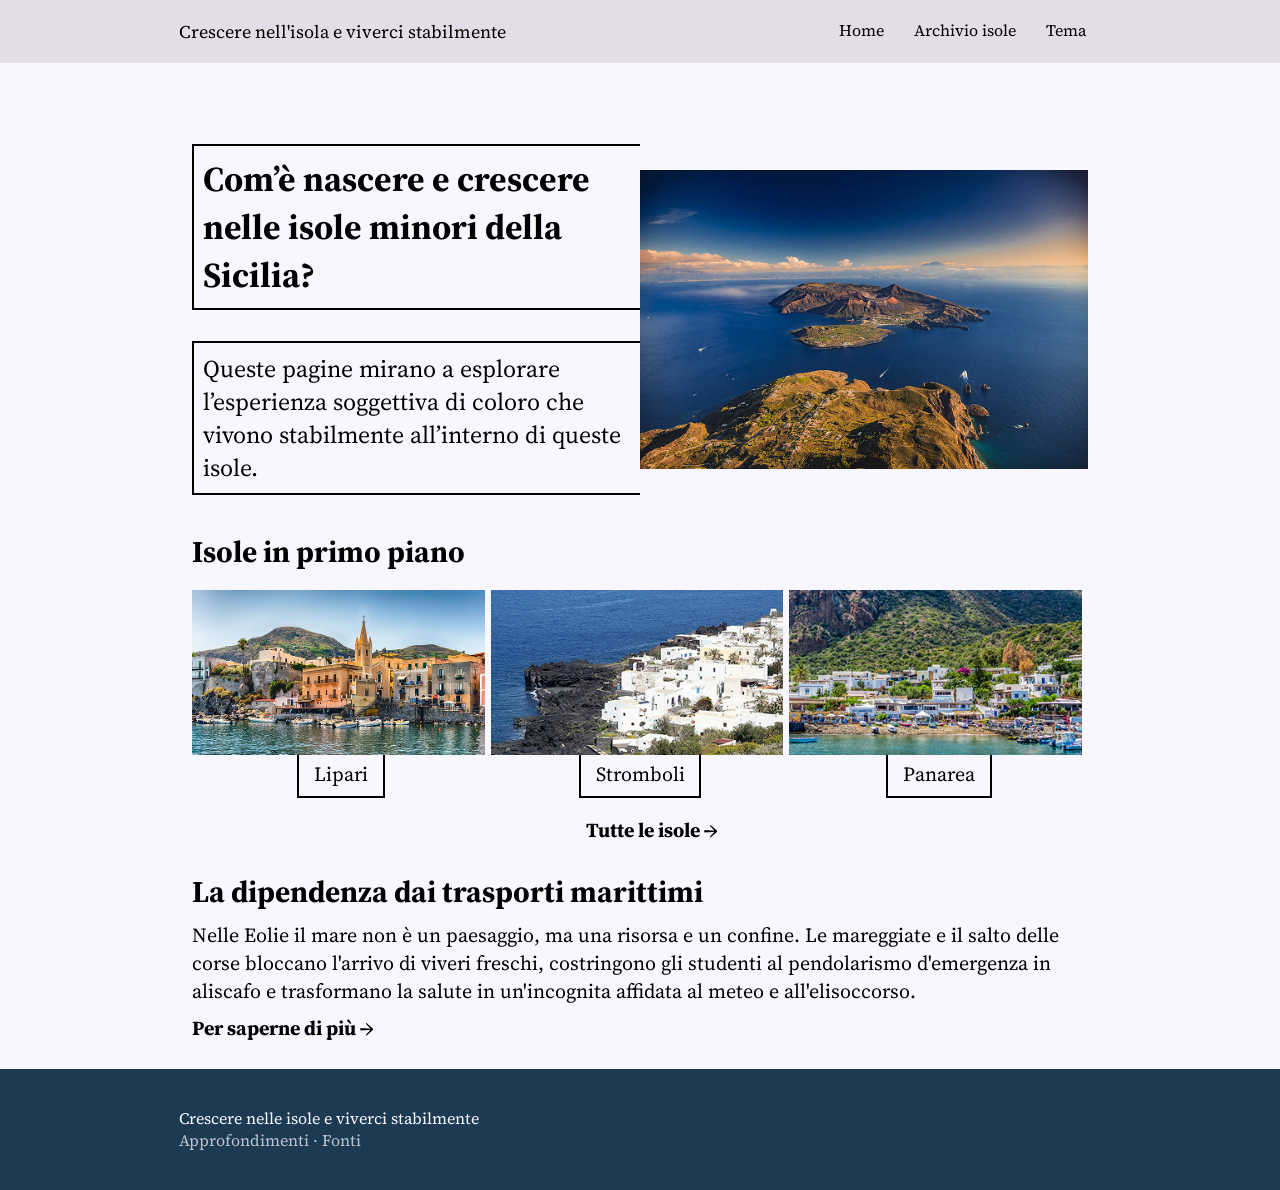
<file: index.html>
<!DOCTYPE html>
<html lang="en">
<head>
    <meta charset="UTF-8">
    <meta name="viewport" content="width=device-width, initial-scale=1.0">
    <title>Document</title>
    <link rel="stylesheet" href="style.css">
    <link rel="preconnect" href="https://fonts.googleapis.com">
    <link rel="preconnect" href="https://fonts.gstatic.com" crossorigin>
    <link href="https://fonts.googleapis.com/css2?family=Source+Serif+4:ital,opsz,wght@0,8..60,200..900;1,8..60,200..900&display=swap" rel="stylesheet">
</head>
<body>
  <header>
     <p class="titolo-header">Crescere nell'isola e viverci stabilmente</p>
     <div class="menu">
         <ul>
             <li><a href="index.html" class="home">Home</a></li>
             <li><a href="archivio.html" class="archivio">Archivio isole</a></li>
             <li><a href="tema.html" class="tema">Tema</a></li>
         </ul>
     </div>
  </header>
  <main class="contenitore-home">
     <div id="home">
         <section>
             <div class="hero">
                 <div class="testi-hero">
                     <h1>Com’è nascere e crescere nelle isole minori della Sicilia?</h1>
                     <p class="introduzione">Queste pagine mirano a esplorare l’esperienza soggettiva di coloro che vivono stabilmente all’interno di queste isole.</p>
                 </div>
                 <img src="Home-Isole.jpg" alt="Isole" class="foto-isole">
             </div>
         </section>
         <h2 class="le-isole">Isole in primo piano</h2>
         <section class="primo-piano">
             <div class="lipari">
                 <img src="Lipari.jpg">
                 <p>Lipari</p>
             </div>
             <div class="stromboli">
                 <img src="Stromboli.jpg">
                 <p>Stromboli</p>
             </div>
             <div class="panarea">
                 <img src="Panarea.jpg">
                 <p>Panarea</p>
             </div>
         </section>
         <ul class="link-archivio">
             <li><a href="archivio.html">Tutte le isole →</a></li>
         </ul>
         <section>
             <div class="tema">
                 <h2>La dipendenza dai trasporti marittimi</h2>
                 <p>Nelle Eolie il mare non è un paesaggio, ma una risorsa e un confine. Le mareggiate e il salto delle corse bloccano l'arrivo di viveri freschi, costringono gli studenti al pendolarismo d'emergenza in aliscafo e trasformano la salute in un'incognita affidata al meteo e all'elisoccorso.</p>
                 <ul>
                     <li><a href="tema.html">Per saperne di più →</a></li>
                 </ul>
             </div>
         </section>
     </div>
  </main>   
  <footer>
        <div class="footer">
            <p class="titolo-footer">Crescere nelle isole e viverci stabilmente</p>
            <p class="approfondimenti">Approfondimenti · Fonti</p>
        </div>
  </footer>
</body>
</html>
</file>
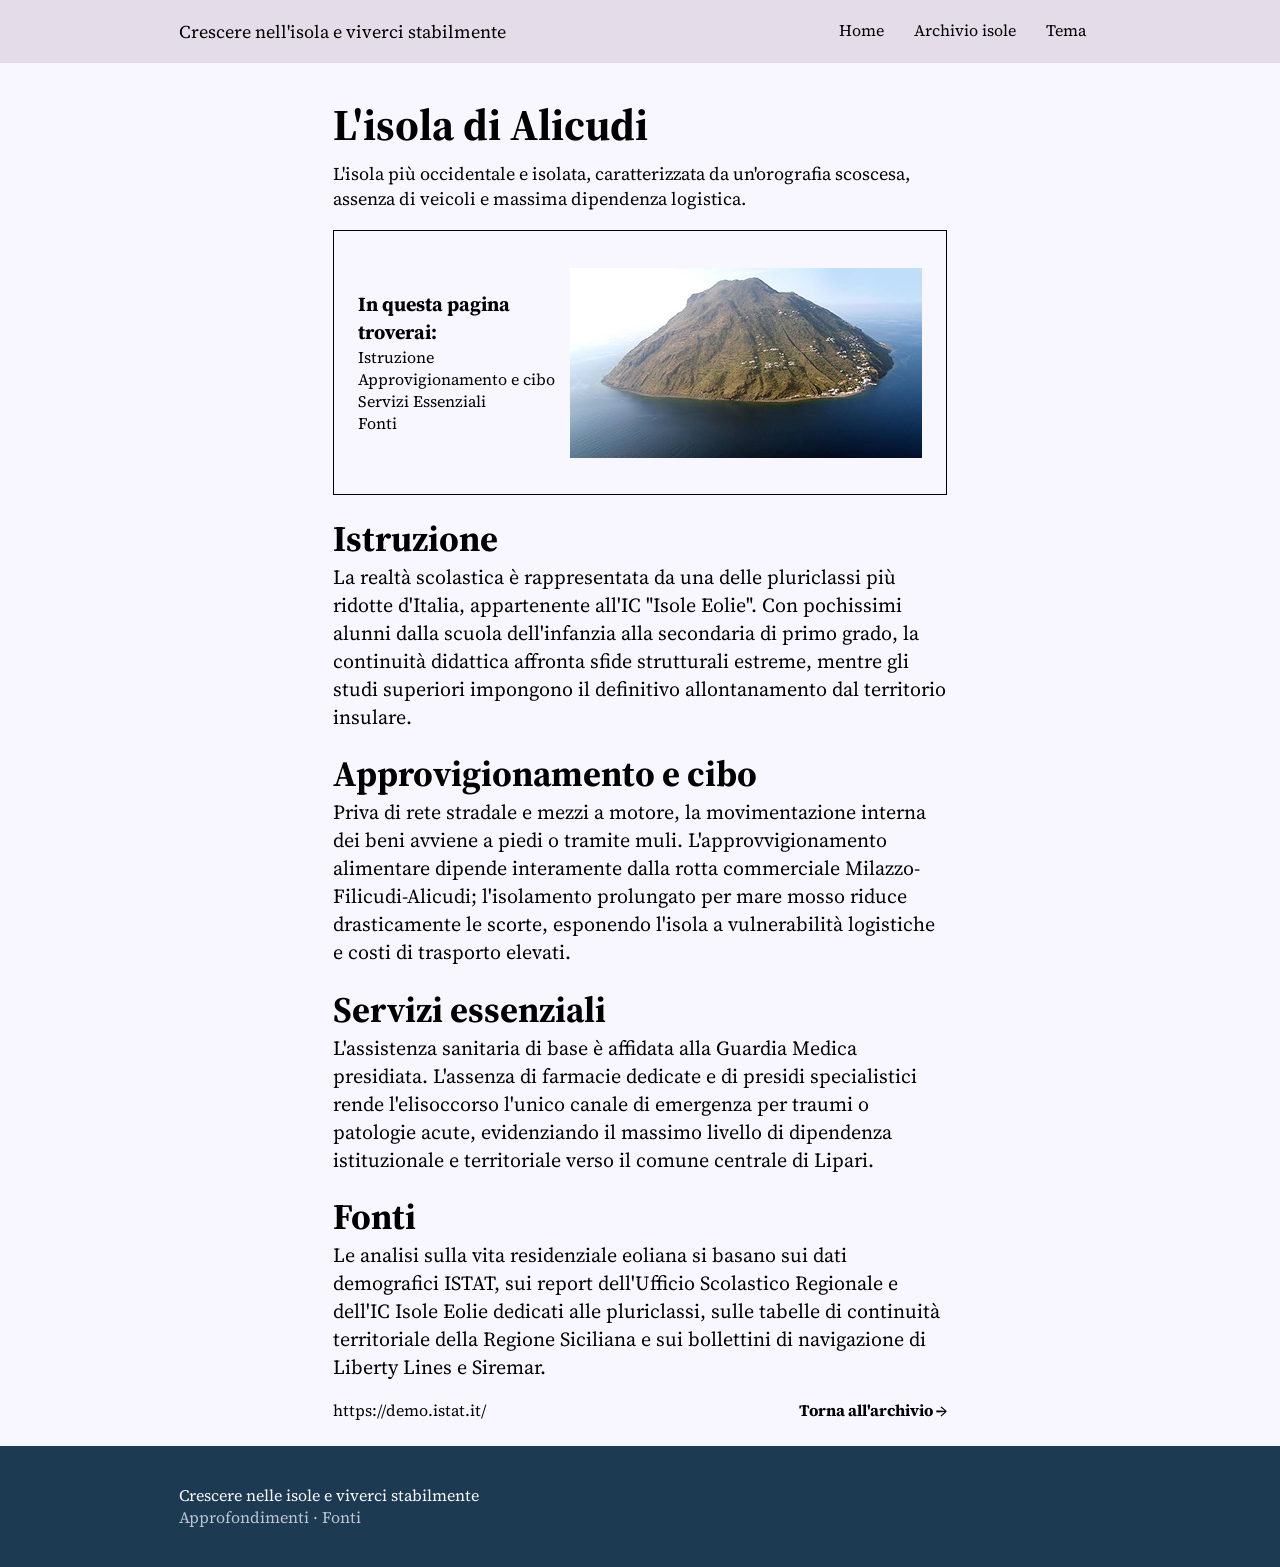
<file: alicudi.html>
<!DOCTYPE html>
<html lang="en">
<head>
    <meta charset="UTF-8">
    <meta name="viewport" content="width=device-width, initial-scale=1.0">
    <title>Document</title>
    <link rel="stylesheet" href="style.css">
    <link rel="preconnect" href="https://fonts.googleapis.com">
    <link rel="preconnect" href="https://fonts.gstatic.com" crossorigin>
    <link href="https://fonts.googleapis.com/css2?family=Source+Serif+4:ital,opsz,wght@0,8..60,200..900;1,8..60,200..900&display=swap" rel="stylesheet">
</head>
<body>
  <header>
     <p class="titolo-header">Crescere nell'isola e viverci stabilmente</p>
     <div class="menu">
         <ul>
             <li><a href="home.html" class="home">Home</a></li>
             <li><a href="archivio.html" class="archivio">Archivio isole</a></li>
             <li><a href="tema.html" class="tema">Tema</a></li>
         </ul>
     </div>
  </header>
     <main class="contenitore">
         <div id="alicudi">
             <section>
                 <div class="hero">
                     <h1>L'isola di Alicudi</h1>
                     <p class="introduzione">L'isola più occidentale e isolata, caratterizzata da un'orografia scoscesa, assenza di veicoli e massima dipendenza logistica.</p>
                 </div>
             </section>
             <section class="indicazioni">
                 <div class="testi-indicazioni">
                     <h2>In questa pagina troverai:</h2>
                     <ul>
                         <li><a href="#istruzione">Istruzione</a></li>
                         <li><a href="#app-e-cibo">Approvigionamento e cibo</a></li>
                         <li><a href="#servizi">Servizi Essenziali</a></li>
                         <li><a href="#fonti">Fonti</a></li>
                     </ul>
                 </div>
                 <img src="Pagina-Alicudi.jpg" alt="Alicudi" class="foto-alicudi">
             </section>
             <section class="contenuti">
                 <div class="istruzione">
                     <h3 id="istruzione">Istruzione</h3>
                     <p>La realtà scolastica è rappresentata da una delle pluriclassi più ridotte d'Italia, appartenente all'IC "Isole Eolie". Con pochissimi alunni dalla scuola dell'infanzia alla secondaria di primo grado, la continuità didattica affronta sfide strutturali estreme, mentre gli studi superiori impongono il definitivo allontanamento dal territorio insulare.</p>
                 </div>
                 <div class="app-e-cibo">
                     <h3 id="app-e-cibo">Approvigionamento e cibo</h3>
                     <p>Priva di rete stradale e mezzi a motore, la movimentazione interna dei beni avviene a piedi o tramite muli. L'approvvigionamento alimentare dipende interamente dalla rotta commerciale Milazzo-Filicudi-Alicudi; l'isolamento prolungato per mare mosso riduce drasticamente le scorte, esponendo l'isola a vulnerabilità logistiche e costi di trasporto elevati.</p>
                 </div>
                 <div class="servizi">
                     <h3 id="servizi">Servizi essenziali</h3>
                     <p>L'assistenza sanitaria di base è affidata alla Guardia Medica presidiata. L'assenza di farmacie dedicate e di presidi specialistici rende l'elisoccorso l'unico canale di emergenza per traumi o patologie acute, evidenziando il massimo livello di dipendenza istituzionale e territoriale verso il comune centrale di Lipari.</p>
                 </div>
                 <div class="fonti">
                     <h3 id="fonti">Fonti</h3>
                     <p>Le analisi sulla vita residenziale eoliana si basano sui dati demografici ISTAT, sui report dell'Ufficio Scolastico Regionale e dell'IC Isole Eolie dedicati alle pluriclassi, sulle tabelle di continuità territoriale della Regione Siciliana e sui bollettini di navigazione di Liberty Lines e Siremar.</p>
                     <ul>
                        <li><a href="https://demo.istat.it/">https://demo.istat.it/</a></li>
                        <li><a href="archivio.html" class="torna-archivio">Torna all'archivio →</a></li>
                     </ul>
                 </div>
             </section>
         </div>
     </main>
   <footer>
     <div class="footer">
         <p class="titolo-footer">Crescere nelle isole e viverci stabilmente</p>
         <p class="approfondimenti">Approfondimenti · Fonti</p>
     </div>
  </footer>
  </body>
  </html>
</file>
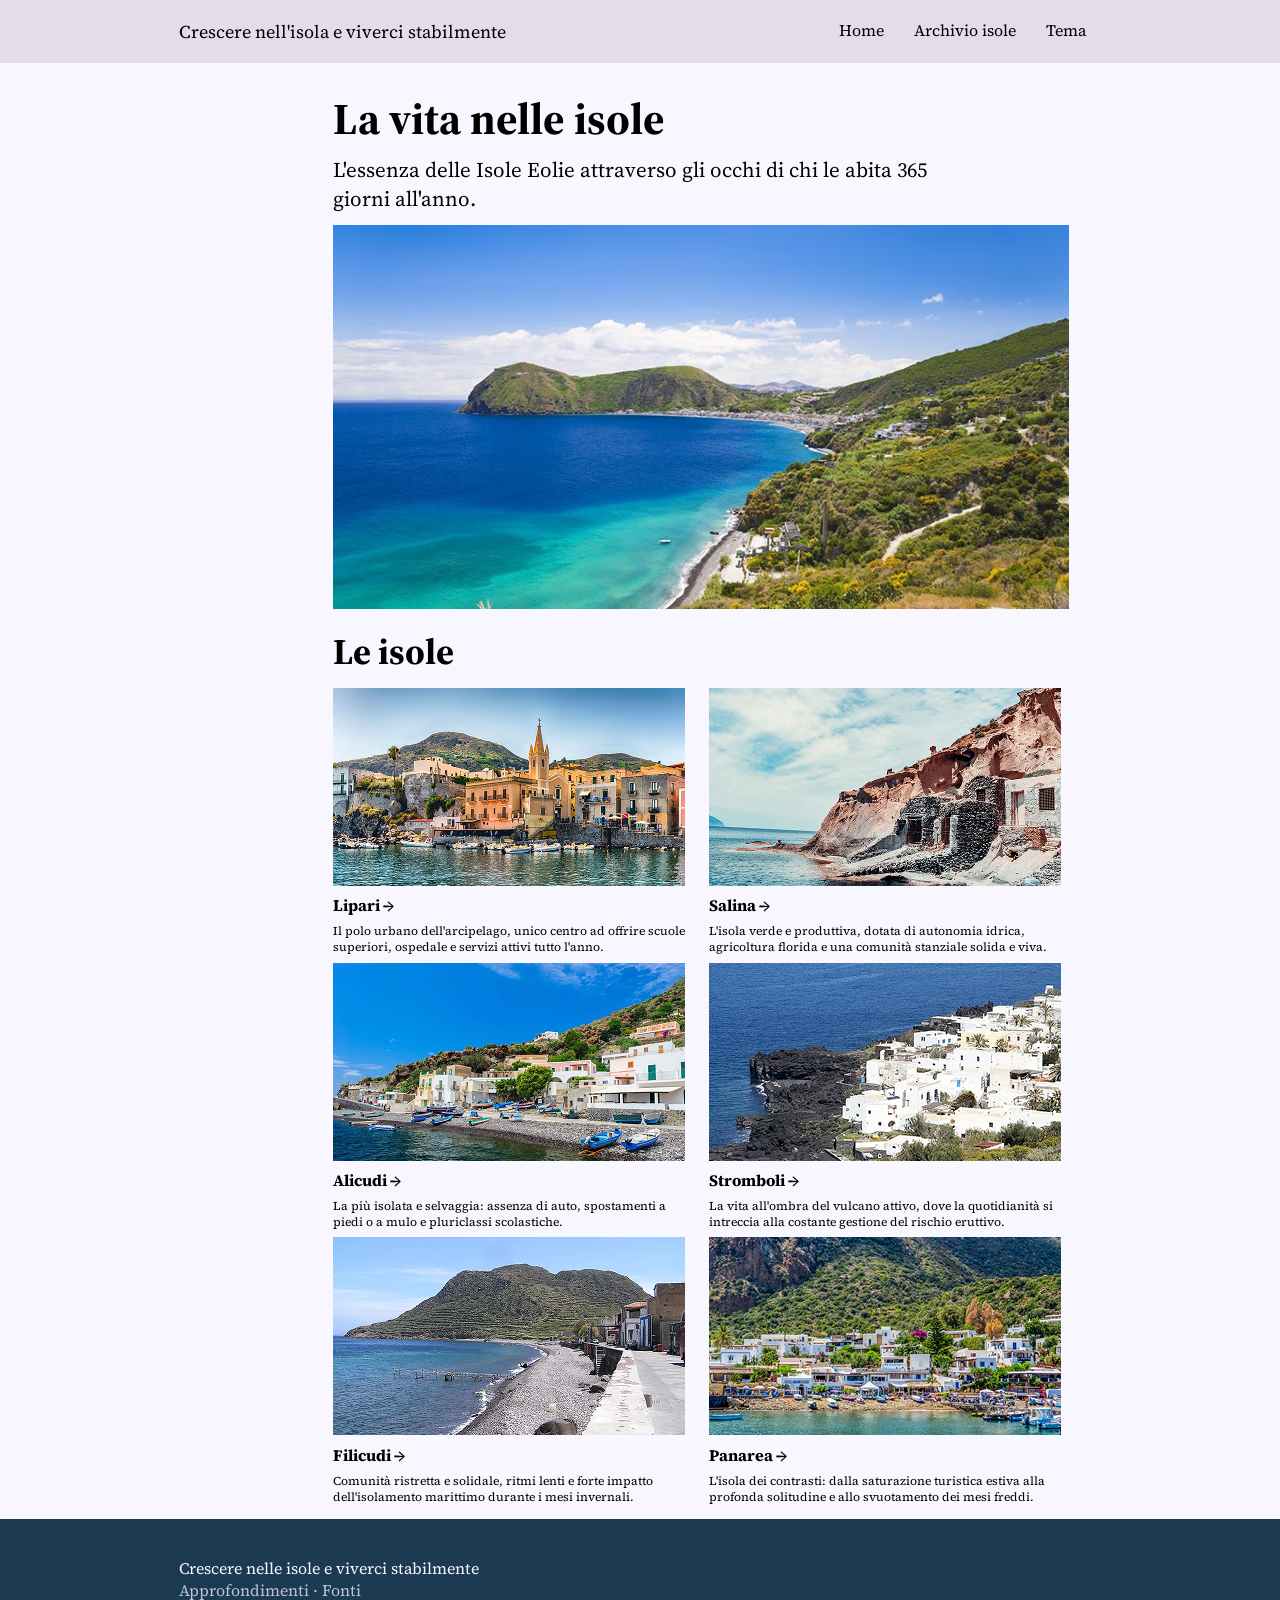
<file: archivio.html>
<!DOCTYPE html>
<html lang="en">
<head>
    <meta charset="UTF-8">
    <meta name="viewport" content="width=device-width, initial-scale=1.0">
    <title>Document</title>
    <link rel="stylesheet" href="style.css">
    <link rel="preconnect" href="https://fonts.googleapis.com">
    <link rel="preconnect" href="https://fonts.gstatic.com" crossorigin>
    <link href="https://fonts.googleapis.com/css2?family=Source+Serif+4:ital,opsz,wght@0,8..60,200..900;1,8..60,200..900&display=swap" rel="stylesheet">
</head>
<body>
  <header>
     <p class="titolo-header">Crescere nell'isola e viverci stabilmente</p>
     <div class="menu">
         <ul>
             <li><a href="index.html" class="home">Home</a></li>
             <li><a href="archivio.html" class="archivio">Archivio isole</a></li>
             <li><a href="tema.html" class="tema">Tema</a></li>
         </ul>
     </div>
  </header>
  <main class="contenitore">
     <div id="archivio">
         <section>
             <div class="hero">
                 <h1>La vita nelle isole</h1>
                 <p class="introduzione">L'essenza delle Isole Eolie attraverso gli occhi di chi le abita 365 giorni all'anno.</p>
                 <img src="isole.jpg" alt="Isole" class="foto-isole">
             </div>
         </section>
         <h2 class="Le-isole">Le isole</h2>
         <section class="prima-fila">
             <div class="lipari">
                 <img src="Lipari.jpg">
                 <ul>
                     <li><a href="lipari.html">Lipari →</a></li>
                 </ul>
                 <p>Il polo urbano dell'arcipelago, unico centro ad offrire scuole superiori, ospedale e servizi attivi tutto l'anno.</p>
             </div>
             <div class="salina">
                 <img src="Salina.jpg">
                 <ul>
                     <li><a href="salina.html">Salina →</a></li>
                 </ul>
                 <p>L'isola verde e produttiva, dotata di autonomia idrica, agricoltura florida e una comunità stanziale solida e viva.</p>
             </div>
         </section>
         <section class="seconda-fila">
             <div class="alicudi">
                 <img src="Alicudi.jpg">
                 <ul>
                     <li><a href="alicudi.html">Alicudi →</a></li>
                 </ul>
                 <p>La più isolata e selvaggia: assenza di auto, spostamenti a piedi o a mulo e pluriclassi scolastiche.</p>
             </div>
             <div class="stromboli">
                 <img src="Stromboli.jpg">
                 <ul>
                     <li><a href="stromboli.html">Stromboli →</a></li>
                 </ul>
                 <p>La vita all'ombra del vulcano attivo, dove la quotidianità si intreccia alla costante gestione del rischio eruttivo.</p>
             </div>
         </section>
         <section class="terza-fila">
             <div class="filicudi">
                 <img src="Filicudi.jpg">
                 <ul>
                     <li><a href="filicudi.html">Filicudi →</a></li>
                 </ul>
                 <p>Comunità ristretta e solidale, ritmi lenti e forte impatto dell'isolamento marittimo durante i mesi invernali.</p>
             </div>
             <div class="panarea">
                 <img src="Panarea.jpg">
                 <ul>
                     <li><a href="panarea.html">Panarea →</a></li>
                 </ul>
                 <p>L'isola dei contrasti: dalla saturazione turistica estiva alla profonda solitudine e allo svuotamento dei mesi freddi.</p>
             </div>
         </section>
     </div>
  </main> 
  <footer>
        <div class="footer">
            <p class="titolo-footer">Crescere nelle isole e viverci stabilmente</p>
            <p class="approfondimenti">Approfondimenti · Fonti</p>
        </div>
  </footer>
</body>
</html>
</file>
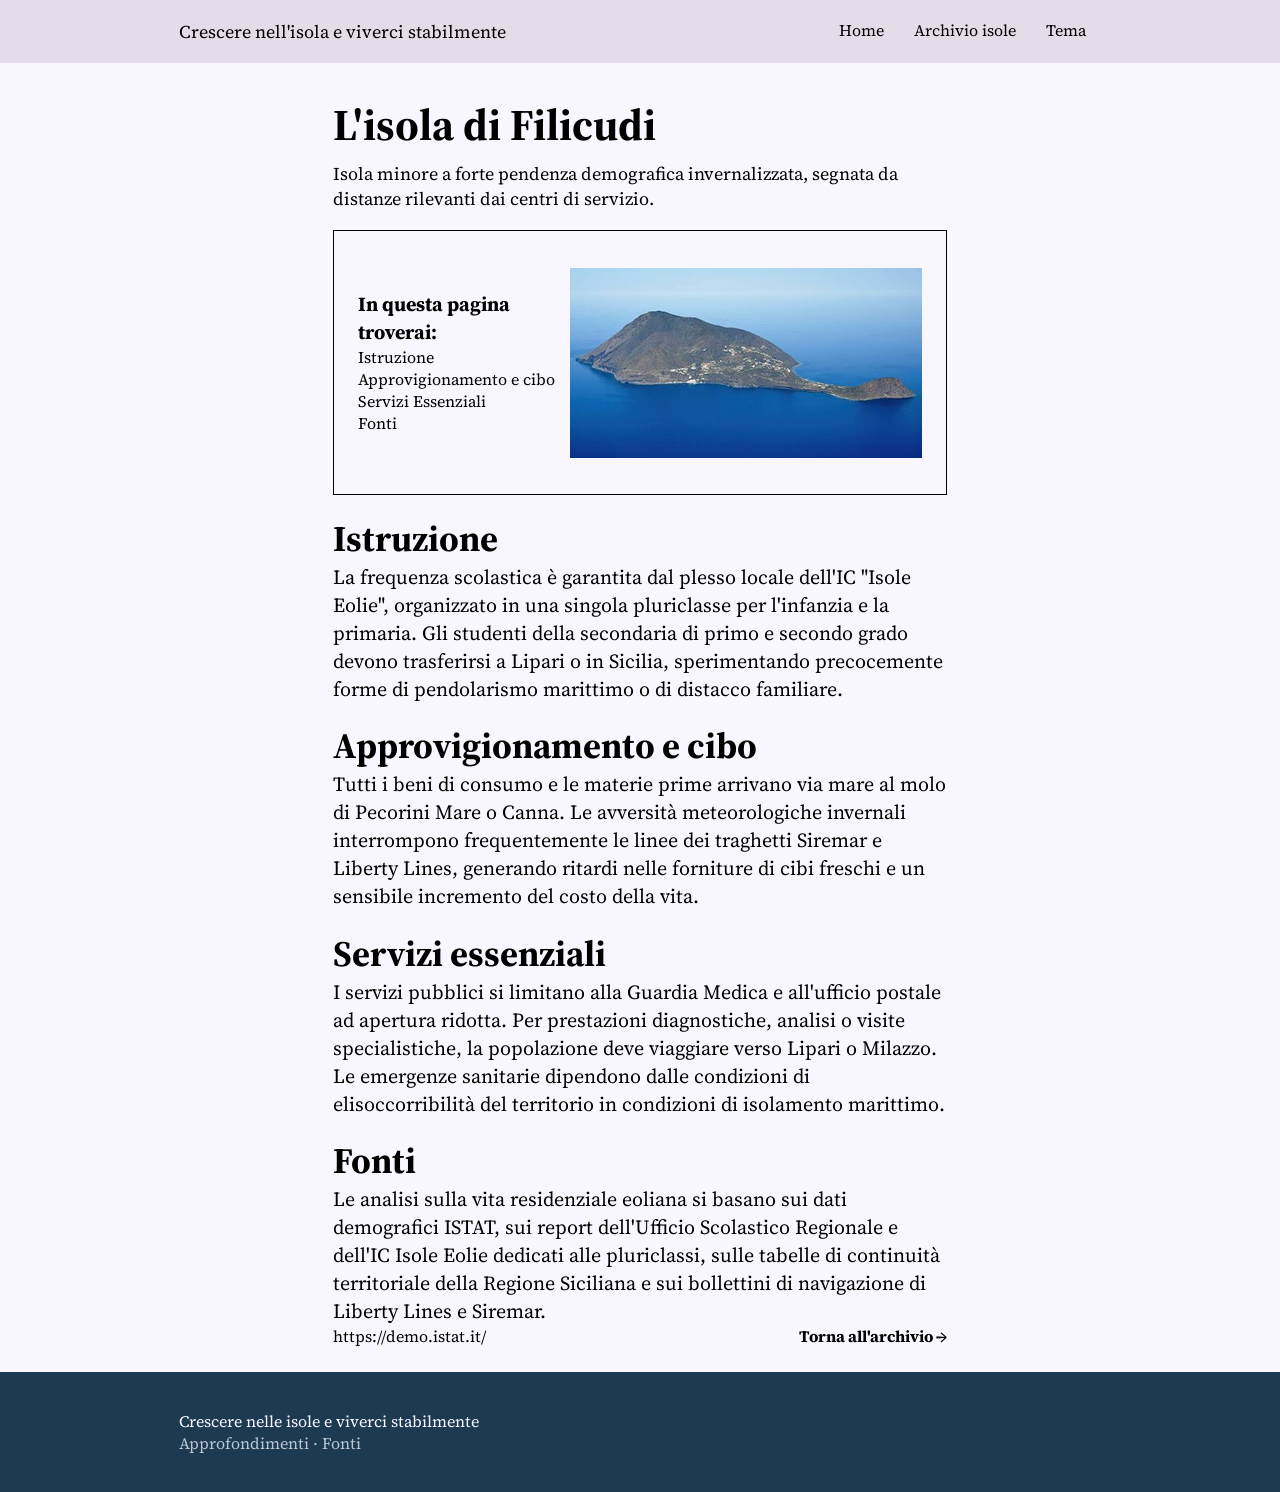
<file: filicudi.html>
<!DOCTYPE html>
<html lang="en">
<head>
    <meta charset="UTF-8">
    <meta name="viewport" content="width=device-width, initial-scale=1.0">
    <title>Document</title>
    <link rel="stylesheet" href="style.css">
    <link rel="preconnect" href="https://fonts.googleapis.com">
    <link rel="preconnect" href="https://fonts.gstatic.com" crossorigin>
    <link href="https://fonts.googleapis.com/css2?family=Source+Serif+4:ital,opsz,wght@0,8..60,200..900;1,8..60,200..900&display=swap" rel="stylesheet">
</head>
<body>
  <header>
     <p class="titolo-header">Crescere nell'isola e viverci stabilmente</p>
     <div class="menu">
         <ul>
             <li><a href="index.html" class="home">Home</a></li>
             <li><a href="archivio.html" class="archivio">Archivio isole</a></li>
             <li><a href="tema.html" class="tema">Tema</a></li>
         </ul>
     </div>
  </header>
     <main class="contenitore">
         <div id="filicudi">
             <section>
                 <div class="hero">
                     <h1>L'isola di Filicudi</h1>
                     <p class="introduzione">Isola minore a forte pendenza demografica invernalizzata, segnata da distanze rilevanti dai centri di servizio.</p>
                 </div>
             </section>
             <section class="indicazioni">
                 <div class="testi-indicazioni">
                     <h2>In questa pagina troverai:</h2>
                     <ul>
                         <li><a href="#istruzione">Istruzione</a></li>
                         <li><a href="#app-e-cibo">Approvigionamento e cibo</a></li>
                         <li><a href="#servizi">Servizi Essenziali</a></li>
                         <li><a href="#fonti">Fonti</a></li>
                     </ul>
                 </div>
                 <img src="Pagina-Filicudi.jpg" alt="Filicudi" class="foto-filicudi">
             </section>
             <section class="contenuti">
                 <div class="istruzione">
                     <h3 id="istruzione">Istruzione</h3>
                     <p>La frequenza scolastica è garantita dal plesso locale dell'IC "Isole Eolie", organizzato in una singola pluriclasse per l'infanzia e la primaria. Gli studenti della secondaria di primo e secondo grado devono trasferirsi a Lipari o in Sicilia, sperimentando precocemente forme di pendolarismo marittimo o di distacco familiare.</p>
                 </div>
                 <div class="app-e-cibo">
                     <h3 id="app-e-cibo">Approvigionamento e cibo</h3>
                     <p>Tutti i beni di consumo e le materie prime arrivano via mare al molo di Pecorini Mare o Canna. Le avversità meteorologiche invernali interrompono frequentemente le linee dei traghetti Siremar e Liberty Lines, generando ritardi nelle forniture di cibi freschi e un sensibile incremento del costo della vita.</p>
                 </div>
                 <div class="servizi">
                     <h3 id="servizi">Servizi essenziali</h3>
                     <p>I servizi pubblici si limitano alla Guardia Medica e all'ufficio postale ad apertura ridotta. Per prestazioni diagnostiche, analisi o visite specialistiche, la popolazione deve viaggiare verso Lipari o Milazzo. Le emergenze sanitarie dipendono dalle condizioni di elisoccorribilità del territorio in condizioni di isolamento marittimo.</p>
                 </div>
                 <div class="fonti">
                     <h3 id="fonti">Fonti</h3>
                     <p>Le analisi sulla vita residenziale eoliana si basano sui dati demografici ISTAT, sui report dell'Ufficio Scolastico Regionale e dell'IC Isole Eolie dedicati alle pluriclassi, sulle tabelle di continuità territoriale della Regione Siciliana e sui bollettini di navigazione di Liberty Lines e Siremar.</p>
                     <ul>
                        <li><a href="https://demo.istat.it/">https://demo.istat.it/</a></li>
                        <li><a href="archivio.html" class="torna-archivio">Torna all'archivio →</a></li>
                     </ul>
                 </div>
             </section>
         </div>
     </main>
   <footer>
     <div class="footer">
         <p class="titolo-footer">Crescere nelle isole e viverci stabilmente</p>
         <p class="approfondimenti">Approfondimenti · Fonti</p>
     </div>
  </footer>
  </body>
  </html>
</file>
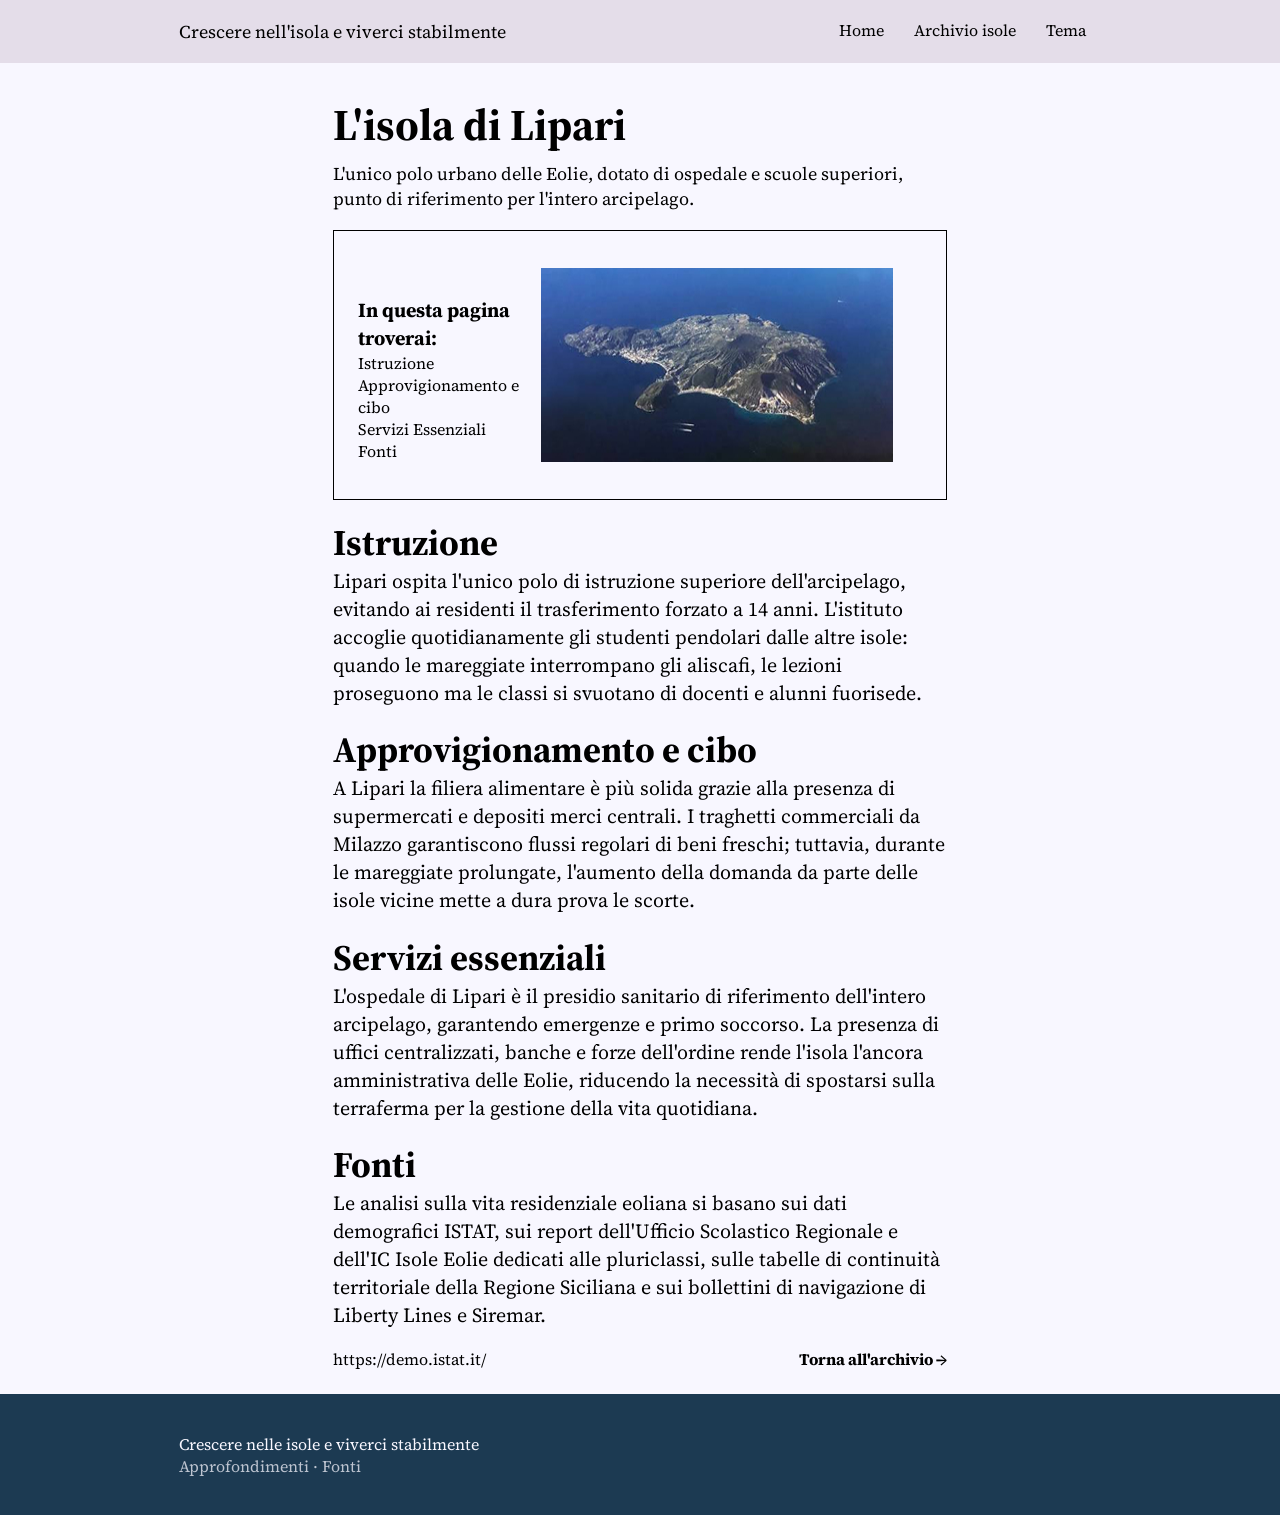
<file: lipari.html>
<!DOCTYPE html>
<html lang="en">
<head>
    <meta charset="UTF-8">
    <meta name="viewport" content="width=device-width, initial-scale=1.0">
    <title>Document</title>
    <link rel="stylesheet" href="style.css">
    <link rel="preconnect" href="https://fonts.googleapis.com">
    <link rel="preconnect" href="https://fonts.gstatic.com" crossorigin>
    <link href="https://fonts.googleapis.com/css2?family=Source+Serif+4:ital,opsz,wght@0,8..60,200..900;1,8..60,200..900&display=swap" rel="stylesheet">
</head>
<body>
  <header>
     <p class="titolo-header">Crescere nell'isola e viverci stabilmente</p>
     <div class="menu">
         <ul>
             <li><a href="index.html" class="home">Home</a></li>
             <li><a href="archivio.html" class="archivio">Archivio isole</a></li>
             <li><a href="tema.html" class="tema">Tema</a></li>
         </ul>
     </div>
  </header>
     <main class="contenitore">
         <div id="lipari">
             <section>
                 <div class="hero">
                     <h1>L'isola di Lipari</h1>
                     <p class="introduzione">L'unico polo urbano delle Eolie, dotato di ospedale e scuole superiori, punto di riferimento per l'intero arcipelago.</p>
                 </div>
             </section>
             <section class="indicazioni">
                 <div class="testi-indicazioni">
                     <h2>In questa pagina troverai:</h2>
                     <ul>
                         <li><a href="#istruzione">Istruzione</a></li>
                         <li><a href="#app-e-cibo">Approvigionamento e cibo</a></li>
                         <li><a href="#servizi">Servizi Essenziali</a></li>
                         <li><a href="#fonti">Fonti</a></li>
                     </ul>
                 </div>
                 <img src="Pagina-Lipari.jpg" alt="Lipari" class="foto-lipari">
             </section>
             <section class="contenuti">
                 <div class="istruzione">
                     <h3 id="istruzione">Istruzione</h3>
                     <p>Lipari ospita l'unico polo di istruzione superiore dell'arcipelago, evitando ai residenti il trasferimento forzato a 14 anni. L'istituto accoglie quotidianamente gli studenti pendolari dalle altre isole: quando le mareggiate interrompano gli aliscafi, le lezioni proseguono ma le classi si svuotano di docenti e alunni fuorisede.</p>
                 </div>
                 <div class="app-e-cibo">
                     <h3 id="app-e-cibo">Approvigionamento e cibo</h3>
                     <p>A Lipari la filiera alimentare è più solida grazie alla presenza di supermercati e depositi merci centrali. I traghetti commerciali da Milazzo garantiscono flussi regolari di beni freschi; tuttavia, durante le mareggiate prolungate, l'aumento della domanda da parte delle isole vicine mette a dura prova le scorte.</p>
                 </div>
                 <div class="servizi">
                     <h3 id="servizi">Servizi essenziali</h3>
                     <p>L'ospedale di Lipari è il presidio sanitario di riferimento dell'intero arcipelago, garantendo emergenze e primo soccorso. La presenza di uffici centralizzati, banche e forze dell'ordine rende l'isola l'ancora amministrativa delle Eolie, riducendo la necessità di spostarsi sulla terraferma per la gestione della vita quotidiana.</p>
                 </div>
                 <div class="fonti">
                     <h3 id="fonti">Fonti</h3>
                     <p>Le analisi sulla vita residenziale eoliana si basano sui dati demografici ISTAT, sui report dell'Ufficio Scolastico Regionale e dell'IC Isole Eolie dedicati alle pluriclassi, sulle tabelle di continuità territoriale della Regione Siciliana e sui bollettini di navigazione di Liberty Lines e Siremar.</p>
                     <ul>
                        <li><a href="https://demo.istat.it/">https://demo.istat.it/</a></li>
                        <li><a href="archivio.html" class="torna-archivio">Torna all'archivio →</a></li>
                     </ul>
                 </div>
             </section>
         </div>
     </main>
   <footer>
     <div class="footer">
         <p class="titolo-footer">Crescere nelle isole e viverci stabilmente</p>
         <p class="approfondimenti">Approfondimenti · Fonti</p>
     </div>
  </footer>
  </body>
  </html>
</file>
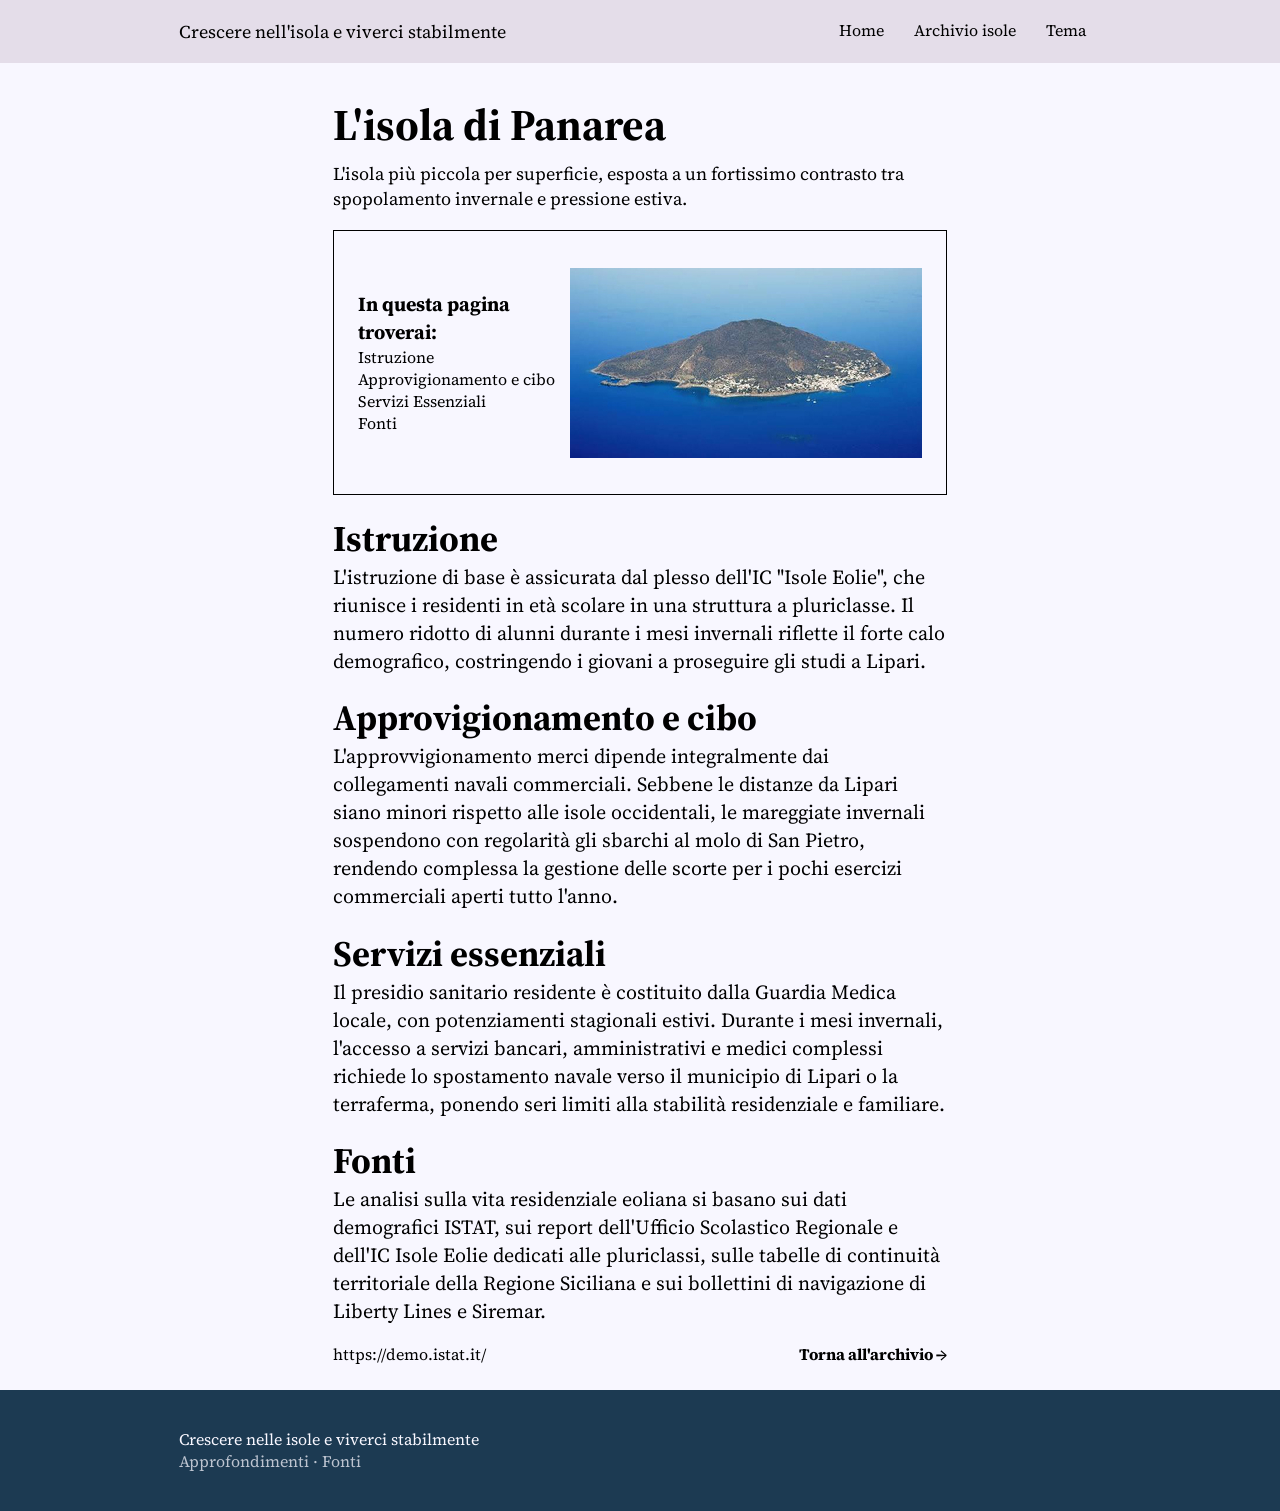
<file: panarea.html>
<!DOCTYPE html>
<html lang="en">
<head>
    <meta charset="UTF-8">
    <meta name="viewport" content="width=device-width, initial-scale=1.0">
    <title>Document</title>
    <link rel="stylesheet" href="style.css">
    <link rel="preconnect" href="https://fonts.googleapis.com">
    <link rel="preconnect" href="https://fonts.gstatic.com" crossorigin>
    <link href="https://fonts.googleapis.com/css2?family=Source+Serif+4:ital,opsz,wght@0,8..60,200..900;1,8..60,200..900&display=swap" rel="stylesheet">
</head>
<body>
  <header>
     <p class="titolo-header">Crescere nell'isola e viverci stabilmente</p>
     <div class="menu">
         <ul>
             <li><a href="index.html" class="home">Home</a></li>
             <li><a href="archivio.html" class="archivio">Archivio isole</a></li>
             <li><a href="tema.html" class="tema">Tema</a></li>
         </ul>
     </div>
  </header>
     <main class="contenitore">
         <div id="panarea">
             <section>
                 <div class="hero">
                     <h1>L'isola di Panarea</h1>
                     <p class="introduzione">L'isola più piccola per superficie, esposta a un fortissimo contrasto tra spopolamento invernale e pressione estiva.</p>
                 </div>
             </section>
             <section class="indicazioni">
                 <div class="testi-indicazioni">
                     <h2>In questa pagina troverai:</h2>
                     <ul>
                         <li><a href="#istruzione">Istruzione</a></li>
                         <li><a href="#app-e-cibo">Approvigionamento e cibo</a></li>
                         <li><a href="#servizi">Servizi Essenziali</a></li>
                         <li><a href="#fonti">Fonti</a></li>
                     </ul>
                 </div>
                 <img src="Pagina-Panarea.jpg" alt="Panarea" class="foto-panarea">
             </section>
             <section class="contenuti">
                 <div class="istruzione">
                     <h3 id="istruzione">Istruzione</h3>
                     <p>L'istruzione di base è assicurata dal plesso dell'IC "Isole Eolie", che riunisce i residenti in età scolare in una struttura a pluriclasse. Il numero ridotto di alunni durante i mesi invernali riflette il forte calo demografico, costringendo i giovani a proseguire gli studi a Lipari.</p>
                 </div>
                 <div class="app-e-cibo">
                     <h3 id="app-e-cibo">Approvigionamento e cibo</h3>
                     <p>L'approvvigionamento merci dipende integralmente dai collegamenti navali commerciali. Sebbene le distanze da Lipari siano minori rispetto alle isole occidentali, le mareggiate invernali sospendono con regolarità gli sbarchi al molo di San Pietro, rendendo complessa la gestione delle scorte per i pochi esercizi commerciali aperti tutto l'anno.</p>
                 </div>
                 <div class="servizi">
                     <h3 id="servizi">Servizi essenziali</h3>
                     <p>Il presidio sanitario residente è costituito dalla Guardia Medica locale, con potenziamenti stagionali estivi. Durante i mesi invernali, l'accesso a servizi bancari, amministrativi e medici complessi richiede lo spostamento navale verso il municipio di Lipari o la terraferma, ponendo seri limiti alla stabilità residenziale e familiare.</p>
                 </div>
                 <div class="fonti">
                     <h3 id="fonti">Fonti</h3>
                     <p>Le analisi sulla vita residenziale eoliana si basano sui dati demografici ISTAT, sui report dell'Ufficio Scolastico Regionale e dell'IC Isole Eolie dedicati alle pluriclassi, sulle tabelle di continuità territoriale della Regione Siciliana e sui bollettini di navigazione di Liberty Lines e Siremar.</p>
                     <ul>
                        <li><a href="https://demo.istat.it/">https://demo.istat.it/</a></li>
                        <li><a href="archivio.html" class="torna-archivio">Torna all'archivio →</a></li>
                     </ul>
                 </div>
             </section>
         </div>
     </main>
   <footer>
     <div class="footer">
         <p class="titolo-footer">Crescere nelle isole e viverci stabilmente</p>
         <p class="approfondimenti">Approfondimenti · Fonti</p>
     </div>
  </footer>
  </body>
  </html>
</file>
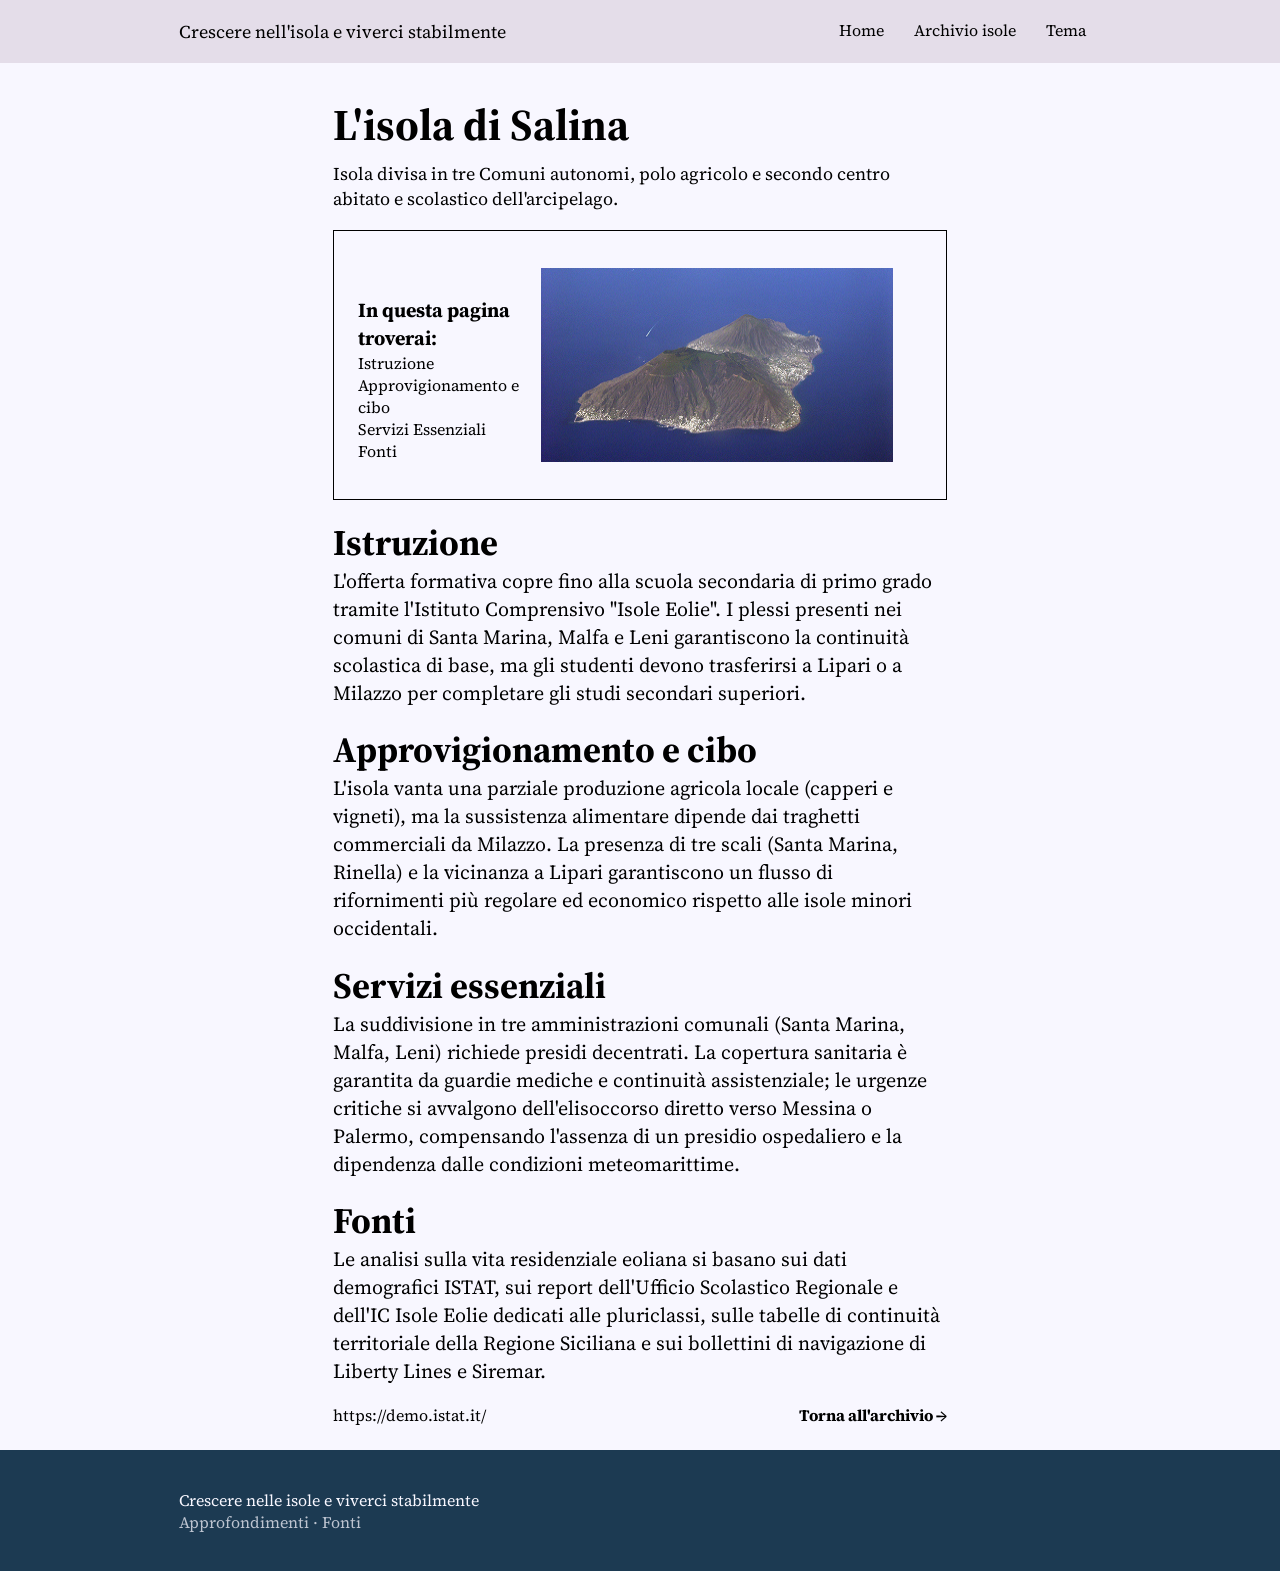
<file: salina.html>
<!DOCTYPE html>
<html lang="en">
<head>
    <meta charset="UTF-8">
    <meta name="viewport" content="width=device-width, initial-scale=1.0">
    <title>Document</title>
    <link rel="stylesheet" href="style.css">
    <link rel="preconnect" href="https://fonts.googleapis.com">
    <link rel="preconnect" href="https://fonts.gstatic.com" crossorigin>
    <link href="https://fonts.googleapis.com/css2?family=Source+Serif+4:ital,opsz,wght@0,8..60,200..900;1,8..60,200..900&display=swap" rel="stylesheet">
</head>
<body>
  <header>
     <p class="titolo-header">Crescere nell'isola e viverci stabilmente</p>
     <div class="menu">
         <ul>
             <li><a href="index.html" class="home">Home</a></li>
             <li><a href="archivio.html" class="archivio">Archivio isole</a></li>
             <li><a href="tema.html" class="tema">Tema</a></li>
         </ul>
     </div>
  </header>
     <main class="contenitore">
         <div id="salina">
             <section>
                 <div class="hero">
                     <h1>L'isola di Salina</h1>
                     <p class="introduzione">Isola divisa in tre Comuni autonomi, polo agricolo e secondo centro abitato e scolastico dell'arcipelago.</p>
                 </div>
             </section>
             <section class="indicazioni">
                 <div class="testi-indicazioni">
                     <h2>In questa pagina troverai:</h2>
                     <ul>
                         <li><a href="#istruzione">Istruzione</a></li>
                         <li><a href="#app-e-cibo">Approvigionamento e cibo</a></li>
                         <li><a href="#servizi">Servizi Essenziali</a></li>
                         <li><a href="#fonti">Fonti</a></li>
                     </ul>
                 </div>
                 <img src="Pagina-Salina.jpg" alt="Salina" class="foto-salina">
             </section>
             <section class="contenuti">
                 <div class="istruzione">
                     <h3 id="istruzione">Istruzione</h3>
                     <p>L'offerta formativa copre fino alla scuola secondaria di primo grado tramite l'Istituto Comprensivo "Isole Eolie". I plessi presenti nei comuni di Santa Marina, Malfa e Leni garantiscono la continuità scolastica di base, ma gli studenti devono trasferirsi a Lipari o a Milazzo per completare gli studi secondari superiori.</p>
                 </div>
                 <div class="app-e-cibo">
                     <h3 id="app-e-cibo">Approvigionamento e cibo</h3>
                     <p>L'isola vanta una parziale produzione agricola locale (capperi e vigneti), ma la sussistenza alimentare dipende dai traghetti commerciali da Milazzo. La presenza di tre scali (Santa Marina, Rinella) e la vicinanza a Lipari garantiscono un flusso di rifornimenti più regolare ed economico rispetto alle isole minori occidentali.</p>
                 </div>
                 <div class="servizi">
                     <h3 id="servizi">Servizi essenziali</h3>
                     <p>La suddivisione in tre amministrazioni comunali (Santa Marina, Malfa, Leni) richiede presidi decentrati. La copertura sanitaria è garantita da guardie mediche e continuità assistenziale; le urgenze critiche si avvalgono dell'elisoccorso diretto verso Messina o Palermo, compensando l'assenza di un presidio ospedaliero e la dipendenza dalle condizioni meteomarittime.</p>
                 </div>
                 <div class="fonti">
                     <h3 id="fonti">Fonti</h3>
                     <p>Le analisi sulla vita residenziale eoliana si basano sui dati demografici ISTAT, sui report dell'Ufficio Scolastico Regionale e dell'IC Isole Eolie dedicati alle pluriclassi, sulle tabelle di continuità territoriale della Regione Siciliana e sui bollettini di navigazione di Liberty Lines e Siremar.</p>
                     <ul>
                        <li><a href="https://demo.istat.it/">https://demo.istat.it/</a></li>
                        <li><a href="archivio.html" class="torna-archivio">Torna all'archivio →</a></li>
                     </ul>
                 </div>
             </section>
         </div>
     </main>
   <footer>
     <div class="footer">
         <p class="titolo-footer">Crescere nelle isole e viverci stabilmente</p>
         <p class="approfondimenti">Approfondimenti · Fonti</p>
     </div>
  </footer>
  </body>
  </html>
</file>
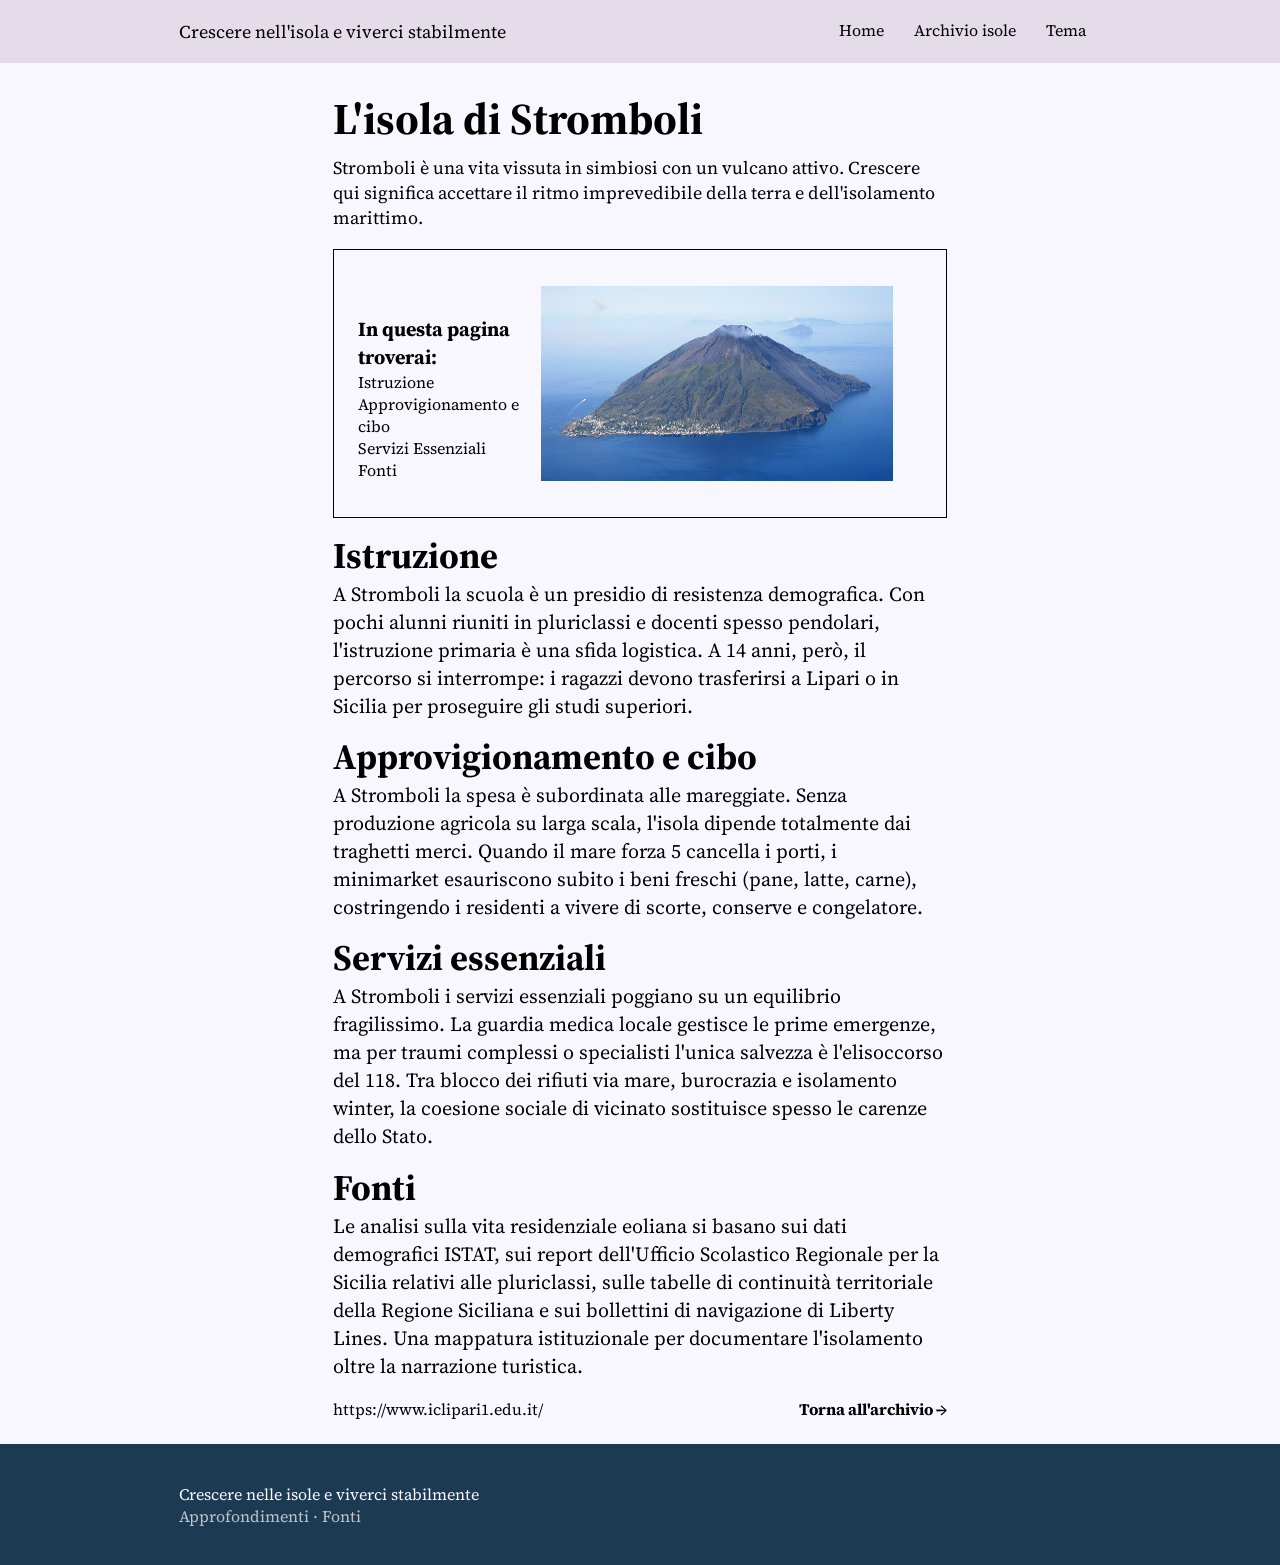
<file: stromboli.html>
<!DOCTYPE html>
<html lang="en">
<head>
    <meta charset="UTF-8">
    <meta name="viewport" content="width=device-width, initial-scale=1.0">
    <title>Document</title>
    <link rel="stylesheet" href="style.css">
    <link rel="preconnect" href="https://fonts.googleapis.com">
    <link rel="preconnect" href="https://fonts.gstatic.com" crossorigin>
    <link href="https://fonts.googleapis.com/css2?family=Source+Serif+4:ital,opsz,wght@0,8..60,200..900;1,8..60,200..900&display=swap" rel="stylesheet">
</head>
<body>
  <header>
     <p class="titolo-header">Crescere nell'isola e viverci stabilmente</p>
     <div class="menu">
         <ul>
             <li><a href="index.html" class="home">Home</a></li>
             <li><a href="archivio.html" class="archivio">Archivio isole</a></li>
             <li><a href="tema.html" class="tema">Tema</a></li>
         </ul>
     </div>
  </header>
     <main class="contenitore">
         <div id="stromboli">
             <section>
                 <div class="hero">
                     <h1>L'isola di Stromboli</h1>
                     <p class="introduzione">Stromboli è una vita vissuta in simbiosi con un vulcano attivo. Crescere qui significa accettare il ritmo imprevedibile della terra e dell'isolamento marittimo.</p>
                 </div>
             </section>
             <section class="indicazioni">
                 <div class="testi-indicazioni">
                     <h2>In questa pagina troverai:</h2>
                     <ul>
                         <li><a href="#istruzione">Istruzione</a></li>
                         <li><a href="#app-e-cibo">Approvigionamento e cibo</a></li>
                         <li><a href="#servizi">Servizi Essenziali</a></li>
                         <li><a href="#fonti">Fonti</a></li>
                     </ul>
                 </div>
                 <img src="Pagina-Stromboli.jpg" alt="Stromboli" class="foto-stromboli">
             </section>
             <section class="contenuti">
                 <div class="istruzione">
                     <h3 id="istruzione">Istruzione</h3>
                     <p>A Stromboli la scuola è un presidio di resistenza demografica. Con pochi alunni riuniti in pluriclassi e docenti spesso pendolari, l'istruzione primaria è una sfida logistica. A 14 anni, però, il percorso si interrompe: i ragazzi devono trasferirsi a Lipari o in Sicilia per proseguire gli studi superiori.</p>
                 </div>
                 <div class="app-e-cibo">
                     <h3 id="app-e-cibo">Approvigionamento e cibo</h3>
                     <p>A Stromboli la spesa è subordinata alle mareggiate. Senza produzione agricola su larga scala, l'isola dipende totalmente dai traghetti merci. Quando il mare forza 5 cancella i porti, i minimarket esauriscono subito i beni freschi (pane, latte, carne), costringendo i residenti a vivere di scorte, conserve e congelatore.</p>
                 </div>
                 <div class="servizi">
                     <h3 id="servizi">Servizi essenziali</h3>
                     <p>A Stromboli i servizi essenziali poggiano su un equilibrio fragilissimo. La guardia medica locale gestisce le prime emergenze, ma per traumi complessi o specialisti l'unica salvezza è l'elisoccorso del 118. Tra blocco dei rifiuti via mare, burocrazia e isolamento winter, la coesione sociale di vicinato sostituisce spesso le carenze dello Stato.</p>
                 </div>
                 <div class="fonti">
                     <h3 id="fonti">Fonti</h3>
                     <p>Le analisi sulla vita residenziale eoliana si basano sui dati demografici ISTAT, sui report dell'Ufficio Scolastico Regionale per la Sicilia relativi alle pluriclassi, sulle tabelle di continuità territoriale della Regione Siciliana e sui bollettini di navigazione di Liberty Lines. Una mappatura istituzionale per documentare l'isolamento oltre la narrazione turistica.</p>
                     <ul>
                        <li><a href="https://www.iclipari1.edu.it/">https://www.iclipari1.edu.it/</a></li>
                        <li><a href="archivio.html" class="torna-archivio">Torna all'archivio →</a></li>
                     </ul>
                 </div>
             </section>
         </div>
     </main>
   <footer>
     <div class="footer">
         <p class="titolo-footer">Crescere nelle isole e viverci stabilmente</p>
         <p class="approfondimenti">Approfondimenti · Fonti</p>
     </div>
  </footer>
  </body>
  </html>
</file>
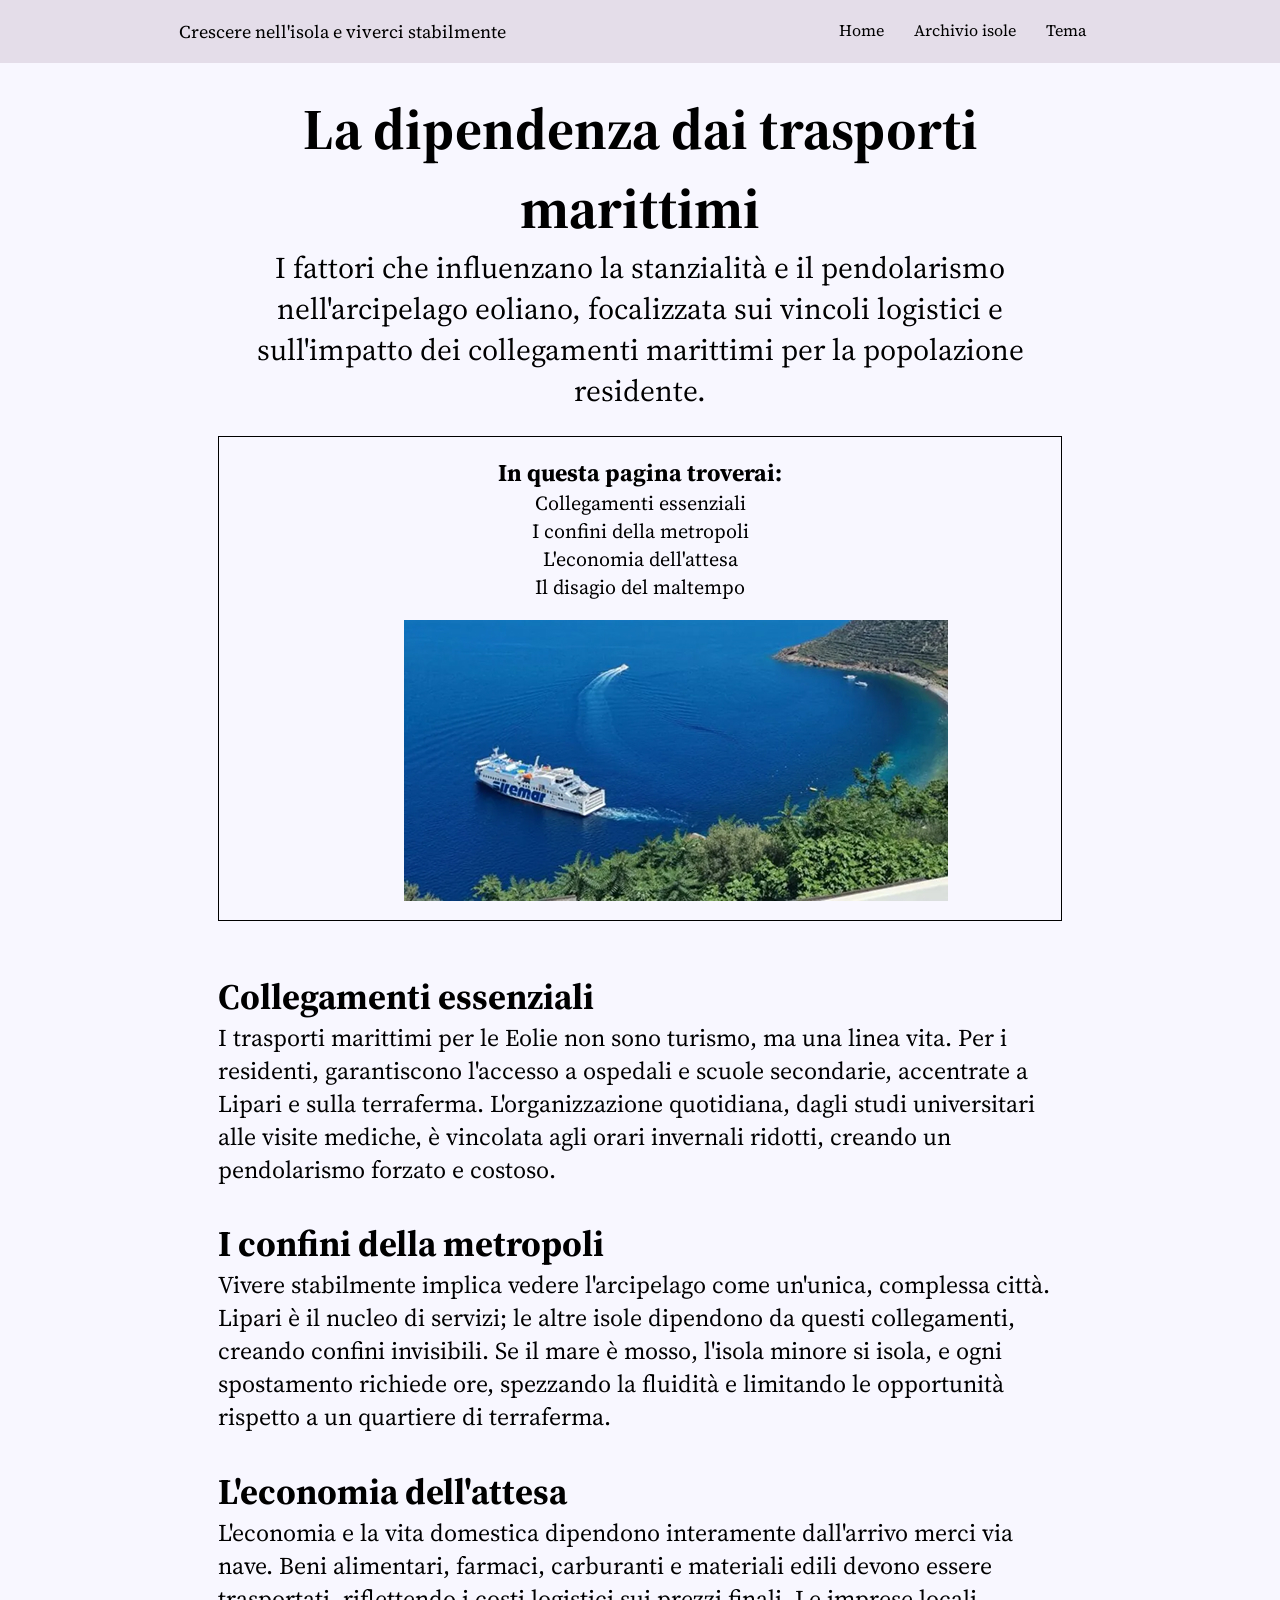
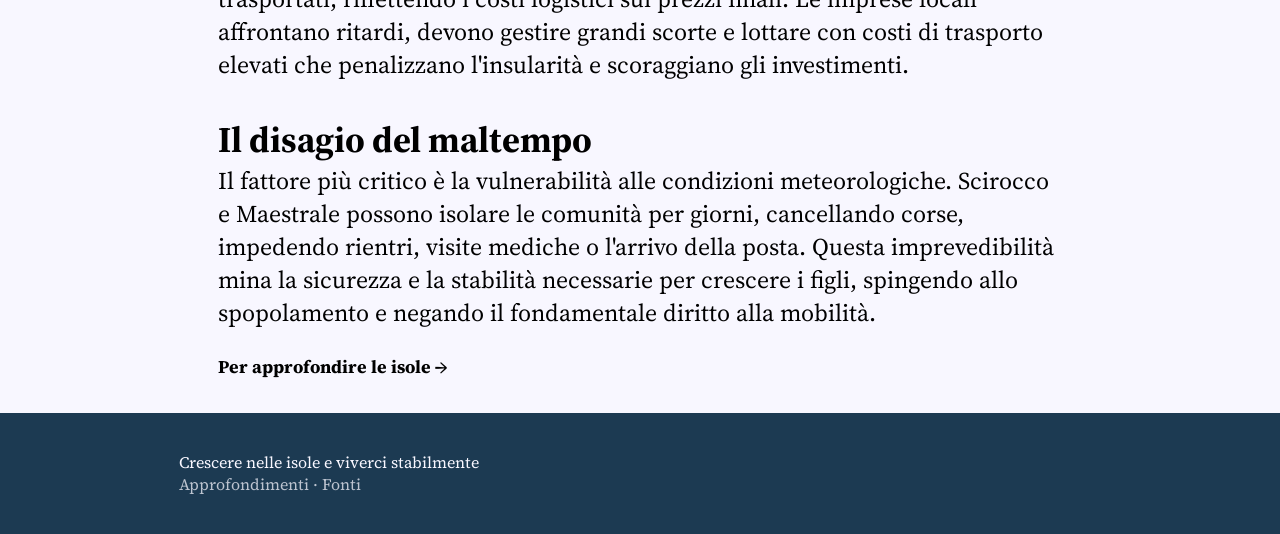
<file: tema.html>
<!DOCTYPE html>
<html lang="en">
<head>
    <meta charset="UTF-8">
    <meta name="viewport" content="width=device-width, initial-scale=1.0">
    <title>Document</title>
    <link rel="stylesheet" href="style.css">
    <link rel="preconnect" href="https://fonts.googleapis.com">
    <link rel="preconnect" href="https://fonts.gstatic.com" crossorigin>
    <link href="https://fonts.googleapis.com/css2?family=Source+Serif+4:ital,opsz,wght@0,8..60,200..900;1,8..60,200..900&display=swap" rel="stylesheet">
</head>
<body>
  <header>
     <p class="titolo-header">Crescere nell'isola e viverci stabilmente</p>
     <div class="menu">
         <ul>
             <li><a href="index.html" class="home">Home</a></li>
             <li><a href="archivio.html" class="archivio">Archivio isole</a></li>
             <li><a href="tema.html" class="tema">Tema</a></li>
         </ul>
     </div>
  </header>
     <main class="contenitore-tema">
         <div id="tema">
             <section>
                 <div class="hero">
                     <h1>La dipendenza dai trasporti marittimi</h1>
                     <p class="introduzione">I fattori che influenzano la stanzialità e il pendolarismo nell'arcipelago eoliano, focalizzata sui vincoli logistici e sull'impatto dei collegamenti marittimi per la popolazione residente.</p>
                 </div>
             </section>
             <section class="indicazioni">
                 <div class="testi-indicazioni">
                     <h2>In questa pagina troverai:</h2>
                     <ul>
                         <li><a href="#collegamenti">Collegamenti essenziali</a></li>
                         <li><a href="#confini">I confini della metropoli</a></li>
                         <li><a href="#economia">L'economia dell'attesa</a></li>
                         <li><a href="#maltempo">Il disagio del maltempo</a></li>
                     </ul>
                 </div>
                 <img src="trasporti.jpg" alt="Trasporti" class="foto-trasporti">
             </section>
             <section class="contenuti">
                 <div class="collegamenti">
                     <h3 id="collegamenti">Collegamenti essenziali</h3>
                     <p>I trasporti marittimi per le Eolie non sono turismo, ma una linea vita. Per i residenti, garantiscono l'accesso a ospedali e scuole secondarie, accentrate a Lipari e sulla terraferma. L'organizzazione quotidiana, dagli studi universitari alle visite mediche, è vincolata agli orari invernali ridotti, creando un pendolarismo forzato e costoso.</p>
                 </div>
                 <div class="confini">
                     <h3 id="confini">I confini della metropoli</h3>
                     <p>Vivere stabilmente implica vedere l'arcipelago come un'unica, complessa città. Lipari è il nucleo di servizi; le altre isole dipendono da questi collegamenti, creando confini invisibili. Se il mare è mosso, l'isola minore si isola, e ogni spostamento richiede ore, spezzando la fluidità e limitando le opportunità rispetto a un quartiere di terraferma.</p>
                 </div>
                 <div class="economia">
                     <h3 id="economia">L'economia dell'attesa</h3>
                     <p>L'economia e la vita domestica dipendono interamente dall'arrivo merci via nave. Beni alimentari, farmaci, carburanti e materiali edili devono essere trasportati, riflettendo i costi logistici sui prezzi finali. Le imprese locali affrontano ritardi, devono gestire grandi scorte e lottare con costi di trasporto elevati che penalizzano l'insularità e scoraggiano gli investimenti.</p>
                 </div>
                 <div class="maltempo">
                     <h3 id="maltempo">Il disagio del maltempo</h3>
                     <p>Il fattore più critico è la vulnerabilità alle condizioni meteorologiche. Scirocco e Maestrale possono isolare le comunità per giorni, cancellando corse, impedendo rientri, visite mediche o l'arrivo della posta. Questa imprevedibilità mina la sicurezza e la stabilità necessarie per crescere i figli, spingendo allo spopolamento e negando il fondamentale diritto alla mobilità.</p>
                     <ul>
                        <li><a href="archivio.html" class="torna-archivio">Per approfondire le isole →</a></li>
                     </ul>
                 </div>
             </section>
         </div>
     </main>
   <footer>
     <div class="footer">
         <p class="titolo-footer">Crescere nelle isole e viverci stabilmente</p>
         <p class="approfondimenti">Approfondimenti · Fonti</p>
     </div>
  </footer>
  </body>
  </html>
</file>
<file: style.css>
* {
		box-sizing: border-box; /* il comportamento di default è content-box, con border-box, larghezza e altezza includono anche il padding e i bordi, rendendo più intutivo il calcolo delle dimensioni */
}

body {
    margin: 0;
    background-color: #F8F7FF;
    font-family: "Source Serif 4", "Source Serif Pro", -apple-system, BlinkMacSystemFont, "Segoe UI", Roboto, Helvetica, Arial, sans-serif;
}

h1, h2, h3, h4, h5, h6, p, ul, ol {
    margin: 0;
    padding: 0;
}

.contenitore {
	max-width: 100%; 
	margin-left: 26%;
    margin-right: 26% 

}

.contenitore-home {
    max-width: 100%; 
    margin-left: 15%;
    margin-right: 15% 
}

.contenitore-tema {
    max-width: 100%;
    margin-left: 17%;
    margin-right: 17%
}

img {
    max-width: 736px;
}

html {
  scroll-behavior: smooth;
}

header {
    display: flex;
    justify-content: space-between;
    text-align: center;
    padding: 1.5% 14%;
    background-color: #E4DDE9
}

.titolo-header {
    font-size: 18px;
    font-weight: medium;
    color: #000000;
}

.menu ul {
    display: flex;
    list-style: none;
}

.menu ul li a {
    color: #000000;
    padding: 10px 15px;
    text-decoration: none;
}

.menu ul li a:hover {
    color: #1C3A52;
}

#home .hero {
    display: flex;
    justify-content: space-between;
    align-items: center;
    margin-right: auto;
    margin-top: 8%;
}

#home h1 {
    margin-top: 2%;
    font-size: 35px;
    border: 2px solid #000000;
    border-right: none;
    padding: 2% 2%;
    margin-left: auto
}

#home .introduzione {
    font-size: 24px;
    margin-bottom: 2%;
    border: 2px solid #000000;
    border-right: none;
    padding: 2% 2%;
    margin-left: auto;
    margin-top: 7%
}

#home .foto-isole {
    width: 50%;

}

#home .le-isole {
    font-size: 30px;
    padding: 2% 0%;
    margin-top: 1%
}

#home .primo-piano {
    display: flex;
}

#home .lipari img {
    width: 98%;
}

#home .lipari p {
    text-align: center;
    font-size: 20px;
    border: 2px solid #000000;
    border-top: none;
    width: fit-content;
    padding: 3% 5%;
    margin-left: auto;
    margin-right: auto;
    margin-top: -3%
}

#home .stromboli img {
    width: 98%;
}

#home .stromboli p {
    text-align: center;
    font-size: 20px;
    border: 2px solid #000000;
    border-top: none;
    width: fit-content;
    padding: 3% 5%;
    margin-left: auto;
    margin-right: auto;
    margin-top: -3%
}

#home .panarea img {
    width: 98%;
}

#home .panarea p {
    text-align: center;
    font-size: 20px;
    border: 2px solid #000000;
    border-top: none;
    width: fit-content;
    padding: 3% 5%;
    margin-left: auto;
    margin-right: auto;
    margin-top: -3%
}

#home .link-archivio {
    list-style: none;
    margin-top: 2%
}

#home .link-archivio li a {
    margin-left: 44%;
    font-size: 20px;
    text-decoration: none;
    color: #000000;
    font-weight: bold;
}

#home .link-archivio li a:hover {
    color: #1C3A52
}

#home .tema {
    padding: 3% 0%
}

#home .tema h2 {
    font-size: 30px;
}

#home .tema p {
    font-size: 20px;
    padding: 1% 0%
}

#home .tema ul {
    list-style: none
}

#home .tema ul li a {
    font-size: 20px;
    text-decoration: none;
    color: #000000;
    font-weight: bold
}

#home .tema ul li a:hover {
    color: #1C3A52
}

#archivio h1 {
    font-size: 44px;
    font-weight: bold;
    color: #000000;
    padding: 1% 0%;
    margin-top: 3%
}

#archivio .introduzione {
    font-size: 21px;
}

#archivio .foto-isole {
    padding:2% 0%;
}

#archivio .Le-isole {
    font-size: 36px;
    margin-bottom: 2%
}

#archivio .prima-fila {
    display: flex;
    justify-content: space-between;
    gap: 4%;
}

#archivio .lipari ul {
    list-style: none;
    padding: 1% 0%
}

#archivio .lipari ul li a {
    color: #000000;
    text-decoration: none;
    font-weight: bold;
}

#archivio .lipari ul li a:hover {
    color: #1C3A52;
}

#archivio .lipari p {
    font-size:12px;
    padding: 1% 0%;
    margin-bottom: 1%
}

#archivio .salina ul {
    list-style: none;
    padding: 1% 0%
}

#archivio .salina ul li a {
    color: #000000;
    text-decoration: none;
    font-weight: bold;
}

#archivio .salina ul li a:hover {
    color: #1C3A52;
}

#archivio .salina p {
    font-size:12px;
    padding: 1% 0%;
    margin-bottom: 1%
}

#archivio .seconda-fila {
    display: flex;
    justify-content: space-between;
    gap: 4%
}

#archivio .alicudi ul {
    list-style: none;
    padding: 1% 0%
}

#archivio .alicudi ul li a {
    color: #000000;
    text-decoration: none;
    font-weight: bold;
}

#archivio .alicudi ul li a:hover {
    color: #1C3A52;
}

#archivio .alicudi p {
    font-size:12px;
    padding: 1% 0%;
    margin-bottom: 1%
}

#archivio .stromboli ul {
    list-style: none;
    padding: 1% 0%
}

#archivio .stromboli ul li a {
    color: #000000;
    text-decoration: none;
    font-weight: bold;
}

#archivio .stromboli ul li a:hover {
    color: #1C3A52;
}

#archivio .stromboli p {
    font-size:12px;
    padding: 1% 0%;
    margin-bottom: 1%
}

#archivio .terza-fila {
    display: flex;
    justify-content: space-between;
    gap: 4%;
}

#archivio .filicudi ul {
    list-style: none;
    padding: 1% 0%
}

#archivio .filicudi ul li a {
    color: #000000;
    text-decoration: none;
    font-weight: bold;
}

#archivio .filicudi ul li a:hover {
    color: #1C3A52;
}

#archivio .filicudi p {
    font-size:12px;
    padding: 1% 0%;
    margin-bottom: 1%
}

#archivio .panarea ul {
    list-style: none;
    padding: 1% 0%
}

#archivio .panarea ul li a {
    color: #000000;
    text-decoration: none;
    font-weight: bold;
}

#archivio .panarea ul li a:hover {
    color: #1C3A52;
}

#archivio .panarea p {
    font-size:12px;
    padding: 1% 0%;
    margin-bottom: 3%
}

#stromboli h1 {
    font-size: 44px;
    font-weight: bold;
    padding: 1% 0%;
    margin-top: 3%
}

#stromboli .introduzione {
    font-size: 18px
}

#stromboli .indicazioni {
    display: flex;
    justify-content: space-between;
    padding: 6% 4%;
    border: 1px solid #000000;
    margin-top: 3%
}

#stromboli .testi-indicazioni {
    margin-top: 5%;
}

#stromboli .testi-indicazioni ul {
    list-style: none;
}

#stromboli .testi-indicazioni ul li a {
    color: #000000;
    font-weight: normal;
    text-decoration: none;
}

#stromboli .testi-indicazioni ul li a:hover {
    color: #1C3A52;
}

#stromboli h2 {
    font-size: 20px
}

#stromboli .foto-stromboli {
    margin-right: 5%
}

#stromboli h3 {
    font-size: 36px
}

#stromboli .istruzione {
    padding: 2% 0%
}

#stromboli .servizi {
    padding: 2% 0%
}

#stromboli .contenuti p {
    font-size: 20px
}

#stromboli .fonti {
    margin-bottom: 4%
}

#stromboli .fonti ul {
    list-style: none;
    margin-top: 3%;
    display: flex;
    justify-content: space-between;
}

#stromboli .fonti ul li a {
    color: #000000;
    font-weight: normal;
    text-decoration: none;
}

#stromboli .fonti ul li .torna-archivio {
    font-weight: bold
}


#stromboli .fonti ul li a:hover {
    color: #1C3A52;
}

#stromboli #istruzione {
    scroll-margin-top: 70vh
}

#stromboli #app-e-cibo {
    scroll-margin-top: 70vh
}

#stromboli #servizi {
    scroll-margin-top: 70vh
}

#stromboli #fonti {
    scroll-margin-top: 70vh
}

#lipari h1 {
    font-size: 44px;
    font-weight: bold;
    padding: 1% 0%;
    margin-top: 4%
}

#lipari .introduzione {
    font-size: 18px
}

#lipari .indicazioni {
    display: flex;
    justify-content: space-between;
    padding: 6% 4%;
    border: 1px solid #000000;
    margin-top: 3%
}

#lipari .testi-indicazioni {
    margin-top: 5%;
}

#lipari .testi-indicazioni ul {
    list-style: none;
}

#lipari .testi-indicazioni ul li a {
    color: #000000;
    font-weight: normal;
    text-decoration: none;
}

#lipari .testi-indicazioni ul li a:hover {
    color: #1C3A52;
}

#lipari h2 {
    font-size: 20px
}

#lipari .foto-lipari {
    margin-right: 5%
}

#lipari h3 {
    font-size: 36px
}

#lipari .istruzione {
    padding: 3% 0%
}

#lipari .servizi {
    padding: 3% 0%
}

#lipari .contenuti p {
    font-size: 20px
}

#lipari .fonti {
    margin-bottom: 4%
}

#lipari .fonti ul {
    list-style: none;
    margin-top: 3%;
    display: flex;
    justify-content: space-between;
}

#lipari .fonti ul li a {
    color: #000000;
    font-weight: normal;
    text-decoration: none;
}

#lipari .fonti ul li .torna-archivio {
    font-weight: bold
}

#lipari .fonti ul li a:hover {
    color: #1C3A52;
}

#lipari #istruzione {
    scroll-margin-top: 70vh
}

#lipari #app-e-cibo {
    scroll-margin-top: 70vh
}

#lipari #servizi {
    scroll-margin-top: 70vh
}

#lipari #fonti {
    scroll-margin-top: 70vh
}

#salina h1 {
    font-size: 44px;
    font-weight: bold;
    padding: 1% 0%;
    margin-top: 4%
}

#salina .introduzione {
    font-size: 18px
}

#salina .indicazioni {
    display: flex;
    justify-content: space-between;
    padding: 6% 4%;
    border: 1px solid #000000;
    margin-top: 3%
}

#salina .testi-indicazioni {
    margin-top: 5%;
}

#salina .testi-indicazioni ul {
    list-style: none;
}

#salina .testi-indicazioni ul li a {
    color: #000000;
    font-weight: normal;
    text-decoration: none;
}

#salina .testi-indicazioni ul li a:hover {
    color: #1C3A52;
}

#salina h2 {
    font-size: 20px
}

#salina .foto-salina {
    margin-right: 5%
}

#salina h3 {
    font-size: 36px
}

#salina .istruzione {
    padding: 3% 0%
}

#salina .servizi {
    padding: 3% 0%
}

#salina .contenuti p {
    font-size: 20px
}

#salina .fonti {
    margin-bottom: 4%
}

#salina .fonti ul {
    list-style: none;
    margin-top: 3%;
    display: flex;
    justify-content: space-between;
}

#salina .fonti ul li a {
    color: #000000;
    font-weight: normal;
    text-decoration: none;
}

#salina .fonti ul li .torna-archivio {
    font-weight: bold
}

#salina .fonti ul li a:hover {
    color: #1C3A52;
}

#salina #istruzione {
    scroll-margin-top: 70vh
}

#salina #app-e-cibo {
    scroll-margin-top: 70vh
}

#salina #servizi {
    scroll-margin-top: 70vh
}

#salina #fonti {
    scroll-margin-top: 70vh
}

#alicudi h1 {
    font-size: 44px;
    font-weight: bold;
    padding: 1% 0%;
    margin-top: 4%
}

#alicudi .introduzione {
    font-size: 18px
}

#alicudi .indicazioni {
    display: flex;
    justify-content: space-between;
    padding: 6% 4%;
    border: 1px solid #000000;
    margin-top: 3%
}

#alicudi .testi-indicazioni {
    margin-top: 4%;
}

#alicudi .testi-indicazioni ul {
    list-style: none;
}

#alicudi .testi-indicazioni ul li a {
    color: #000000;
    font-weight: normal;
    text-decoration: none;
}

#alicudi .testi-indicazioni ul li a:hover {
    color: #1C3A52;
}

#alicudi h2 {
    font-size: 20px
}

#alicudi .foto-lipari {
    margin-right: 3%
}

#alicudi h3 {
    font-size: 36px
}

#alicudi .istruzione {
    padding: 3% 0%
}

#alicudi .servizi {
    padding: 3% 0%
}

#alicudi .contenuti p {
    font-size: 20px
}

#alicudi .fonti {
    margin-bottom: 4%
}

#alicudi .fonti ul {
    list-style: none;
    margin-top: 3%;
    display: flex;
    justify-content: space-between;
}

#alicudi .fonti ul li a {
    color: #000000;
    font-weight: normal;
    text-decoration: none;
}

#alicudi .fonti ul li .torna-archivio {
    font-weight: bold
}

#alicudi .fonti ul li a:hover {
    color: #1C3A52;
}

#alicudi #istruzione {
    scroll-margin-top: 70vh
}

#alicudi #app-e-cibo {
    scroll-margin-top: 70vh
}

#alicudi #servizi {
    scroll-margin-top: 70vh
}

#alicudi #fonti {
    scroll-margin-top: 70vh
}

#filicudi h1 {
    font-size: 44px;
    font-weight: bold;
    padding: 1% 0%;
    margin-top: 4%
}

#filicudi .introduzione {
    font-size: 18px
}

#filicudi .indicazioni {
    display: flex;
    justify-content: space-between;
    padding: 6% 4%;
    border: 1px solid #000000;
    margin-top: 3%
}

#filicudi .testi-indicazioni {
    margin-top: 4%;
}

#filicudi .testi-indicazioni ul {
    list-style: none;
}

#filicudi .testi-indicazioni ul li a {
    color: #000000;
    font-weight: normal;
    text-decoration: none;
}

#filicudi .testi-indicazioni ul li a:hover {
    color: #1C3A52;
}

#filicudi h2 {
    font-size: 20px
}

#filicudi .foto-lipari {
    margin-right: 3%
}

#filicudi h3 {
    font-size: 36px
}

#filicudi .istruzione {
    padding: 3% 0%
}

#filicudi .servizi {
    padding: 3% 0%
}

#filicudi .contenuti p {
    font-size: 20px
}

#filicudi .fonti {
    margin-bottom: 4%
}

#filicudi .fonti ul {
    list-style: none;
    margin-top: 3%s;
    display: flex;
    justify-content: space-between;
}

#filicudi .fonti ul li a {
    color: #000000;
    font-weight: normal;
    text-decoration: none;
}

#filicudi .fonti ul li .torna-archivio {
    font-weight: bold
}

#filicudi .fonti ul li a:hover {
    color: #1C3A52;
}

#filicudi #istruzione {
    scroll-margin-top: 70vh
}

#filicudi #app-e-cibo {
    scroll-margin-top: 70vh
}

#filicudi #servizi {
    scroll-margin-top: 70vh
}

#filicudi #fonti {
    scroll-margin-top: 70vh
}

#panarea h1 {
    font-size: 44px;
    font-weight: bold;
    padding: 1% 0%;
    margin-top: 4%
}

#panarea .introduzione {
    font-size: 18px
}

#panarea .indicazioni {
    display: flex;
    justify-content: space-between;
    padding: 6% 4%;
    border: 1px solid #000000;
    margin-top: 3%
}

#panarea .testi-indicazioni {
    margin-top: 4%;
}

#panarea .testi-indicazioni ul {
    list-style: none;
}

#panarea .testi-indicazioni ul li a {
    color: #000000;
    font-weight: normal;
    text-decoration: none;
}

#panarea .testi-indicazioni ul li a:hover {
    color: #1C3A52;
}

#panarea h2 {
    font-size: 20px
}

#panarea .foto-lipari {
    margin-right: 3%
}

#panarea h3 {
    font-size: 36px
}

#panarea .istruzione {
    padding: 3% 0%
}

#panarea .servizi {
    padding: 3% 0%
}

#panarea .contenuti p {
    font-size: 20px
}

#panarea .fonti {
    margin-bottom: 4%
}

#panarea .fonti ul {
    list-style: none;
    margin-top: 3%;
    display: flex;
    justify-content: space-between;
}

#panarea .fonti ul li a {
    color: #000000;
    font-weight: normal;
    text-decoration: none;
}

#panarea .fonti ul li .torna-archivio {
    font-weight: bold
}

#panarea .fonti ul li a:hover {
    color: #1C3A52;
}

#panarea #istruzione {
    scroll-margin-top: 70vh
}

#panarea #app-e-cibo {
    scroll-margin-top: 70vh
}

#panarea #servizi {
    scroll-margin-top: 70vh
}

#panarea #fonti {
    scroll-margin-top: 70vh
}

#tema h1 {
    text-align: center;
    margin-top: 3%;
    font-size: 57.8px
}

#tema .introduzione {
    text-align: center;
    font-size: 30px
}

#tema .indicazioni {
    padding: 0% 22%;
    border: 1px solid #000000;
    margin-top: 3%;
    margin-bottom: 4%;
    img {
        margin-bottom: 3%
    }
}

#tema .testi-indicazioni {
    text-align: center;
    padding: 4% 0%;
}

#tema .testi-indicazioni ul {
    list-style: none;
}

#tema .testi-indicazioni ul li a {
    text-decoration: none;
    color: #000000;
    font-size: 20px
}

#tema .testi-indicazioni ul li a:hover {
    color:#1C3A52
}

#tema h3 {
    font-size: 36px
}

#tema .collegamenti {
    padding: 2% 0%
}

#tema .collegamenti p {
    font-size: 24px
}

#tema .confini {
    padding: 2% 0%
}

#tema .confini p {
    font-size: 24px
}

#tema .economia p {
    font-size: 24px
}

#tema .economia {
    padding: 2% 0%
}

#tema .maltempo {
    padding: 2% 0%
}

#tema .maltempo p {
    font-size: 24px
}

#tema .maltempo ul {
    list-style: none;
    margin-top: 3%;
    display: flex;
    justify-content: space-between;
    margin-bottom: 2%
}

#tema .maltempo ul li a {
    color: #000000;
    font-weight: normal;
    text-decoration: none;
    font-size: 18px;
}

#tema .maltempo ul li .torna-archivio {
    font-weight: bold
}

#tema .maltempo ul li a:hover {
    color: #1C3A52;
}

#tema #collegamenti {
    scroll-margin-top: 70vh
}

#tema #confini {
    scroll-margin-top: 70vh
}

#tema #economia {
    scroll-margin-top: 70vh
}

#tema #maltempo {
    scroll-margin-top: 70vh
}

.footer {
    text-align: left;
    padding: 3% 14%;
    background-color: #1C3A52
}

.titolo-footer {
    color: #F8F7FF
}

.approfondimenti {
    color: #BDC4D0;
}

@media (max-width: 600px) {
    header {
        padding: 1% 4%;
        display: flex;
        justify-content: space-between;
        align-items: center;
    }

    .titolo-header {
        font-size: 7px
    }

    .menu ul {
        margin-bottom: 3%;
    }

    .menu ul li a {
        font-size: 7px;
    }

    #home .hero {
        display:flex;
        flex-direction: column-reverse;
        justify-content: center;
        align-items: center;
        text-align: center;
        position: relative;
        img {
            width: 100%;
        }
    }

    #home h1 {
        font-size: 10px;
        border: 0.5px solid #000000;
        border-top: none;
        margin-top: 0%;
        width: 80%;
        margin-right: 10%
    }

    #home .introduzione {
        font-size: 8px;
        border: 0.5px solid #000000;
        border-top: none;
        margin-top: 0%;
        width: 60%;
        margin-right: 19%
    }

    #home .le-isole {
        font-size: 15px;
        margin-bottom: 3%
    }

    #home .primo-piano {
        flex-direction: column;
    }

    #home .lipari p {
        font-size: 10px;
        border: 0.5px solid #000000;
        border-top: none;
        margin-bottom: 5%
    }

    #home .stromboli p {
        font-size: 10px;
        border: 0.5px solid #000000;
        border-top: none;
        margin-bottom: 5%
    }

    #home .panarea p {
        font-size: 10px;
        border: 0.5px solid #000000;
        border-top: none;
        margin-bottom: 5%
    }

    #home .link-archivio li a{
        font-size: 10px
    }

    #home .link-archivio {
        margin-top: -1%;
        margin-right: 15%
    }

    #home .tema h2 {
        font-size: 15px
    }

    #home .tema p {
        font-size: 10px
    }

    #home .tema ul li a {
        font-size: 10px
    }

    #archivio h1 {
        font-size: 15px;
        text-align: center
    }

    #archivio .introduzione {
        font-size: 8px;
        text-align: center
    }

    #archivio .hero img {
        width: 100%
    }

    #archivio .Le-isole {
        font-size: 12px;
        margin-bottom: 3%;
        text-align: center
    }

    #archivio .prima-fila {
        flex-direction: column;
    }

    #archivio .lipari img {
        width: 100%
    }

    #archivio .lipari ul li a {
        font-size: 10px;
        margin-left: 40%
    }

    #archivio .lipari ul {
        margin-top: -3%
    }

    #archivio .lipari p {
        font-size: 8px;
        margin-bottom: 3%;
        text-align: center
    }

    #archivio .salina img {
        width: 100%
    }

    #archivio .salina ul li a {
        font-size: 10px;
        margin-left: 40%
    }

    #archivio .salina ul {
        margin-top: -3%
    }

    #archivio .salina p {
        font-size: 8px;
        margin-bottom: 3%;
        text-align: center
    }

    #archivio .seconda-fila {
        flex-direction: column;
    }

    #archivio .alicudi img {
        width: 100%
    }

    #archivio .alicudi ul li a {
        font-size: 10px;
        margin-left: 40%;
    }

    #archivio .alicudi ul {
        margin-top: -3%
    }

    #archivio .alicudi p {
        font-size: 8px;
        margin-bottom: 3%;
        text-align: center
    }

    #archivio .stromboli img {
        width: 100%
    }

    #archivio .stromboli ul li a {
        font-size: 10px;
        margin-left: 40%
    }

    #archivio .stromboli ul {
        margin-top: -3%
    }

    #archivio .stromboli p {
        font-size: 8px;
        margin-bottom: 3%;
        text-align: center
    }

    #archivio .terza-fila {
        flex-direction: column;
    }

    #archivio .filicudi img {
        width: 100%
    }

    #archivio .filicudi ul li a {
        font-size: 10px;
        margin-left: 40%
    }

    #archivio .filicudi ul {
        margin-top: -3%
    }

    #archivio .filicudi p {
        font-size: 8px;
        margin-bottom: 3%;
        text-align: center
    }

    #archivio .panarea img {
        width: 100%
    }

    #archivio .panarea ul li a {
        font-size: 10px;
        margin-left: 40%
    }

    #archivio .panarea ul {
        margin-top: -3%
    }

    #archivio .panarea p {
        font-size: 8px;
        margin-bottom: 7%;
        text-align: center
    }

    #tema h1 {
        font-size: 14px
    }

    #tema .introduzione {
        font-size: 10px
    }

    #tema h2 {
        font-size: 11px
    }

    #tema .testi-indicazioni ul li a {
        font-size: 10px;
    }

    #tema .indicazioni img {
        width: 100%
    }

    #tema h3 {
        font-size: 14px;
        text-align: center
    }

    #tema .collegamenti p {
        font-size: 10px;
        text-align: center
    }

    #tema .confini p {
        font-size: 10px;
        text-align: center
    }

    #tema .economia p {
        font-size: 10px;
        text-align: center
    }

    #tema .maltempo p {
        font-size: 10px;
        text-align: center
    }

    #tema .maltempo ul li a {
        font-size: 11px
    }

    #tema .maltempo ul {
        margin-left: 23%
    }

    #lipari h1 {
        font-size: 15px
    }

    #lipari .introduzione {
        font-size: 10px
    }

    #lipari .indicazioni {
        flex-direction: column;
        text-align: center
    }
    #lipari h2 {
        font-size: 10px;
        text-align: center
    }

    #lipari .testi-indicazioni ul li a {
        font-size: 8px
    }

    #lipari .indicazioni img {
        width: 100%;
        height: 50%;
        margin-top: 5%
    }

    #lipari h3 {
        font-size: 14px;
        text-align: center
    }

    #lipari .istruzione p {
        font-size: 9px;
        text-align: center
    }

    #lipari .app-e-cibo p {
        font-size: 9px;
        text-align: center
    }

    #lipari .servizi p {
        font-size: 9px;
        text-align: center
    }

    #lipari .fonti p {
        font-size: 9px;
        text-align: center
    }

    #lipari .fonti ul li a {
        font-size: 8px
    }

    #salina h1 {
        font-size: 15px
    }

    #salina .introduzione {
        font-size: 10px
    }

    #salina .indicazioni {
        flex-direction: column;
        text-align: center
    }
    #salina h2 {
        font-size: 10px;
        text-align: center
    }

    #salina .testi-indicazioni ul li a {
        font-size: 8px
    }

    #salina .indicazioni img {
        width: 100%;
        height: 50%;
        margin-top: 5%
    }

    #salina h3 {
        font-size: 14px;
        text-align: center
    }

    #salina .istruzione p {
        font-size: 9px;
        text-align: center
    }

    #salina .app-e-cibo p {
        font-size: 9px;
        text-align: center
    }

    #salina .servizi p {
        font-size: 9px;
        text-align: center
    }

    #salina .fonti p {
        font-size: 9px;
        text-align: center
    }

    #salina .fonti ul li a {
        font-size: 8px
    }

    #alicudi h1 {
        font-size: 15px
    }

    #alicudi .introduzione {
        font-size: 10px
    }

    #alicudi .indicazioni {
        flex-direction: column;
        text-align: center
    }
    #alicudi h2 {
        font-size: 10px;
        text-align: center
    }

    #alicudi .testi-indicazioni ul li a {
        font-size: 8px
    }

    #alicudi .indicazioni img {
        width: 100%;
        height: 50%;
        margin-top: 5%
    }

    #alicudi h3 {
        font-size: 14px;
        text-align: center
    }

    #alicudi .istruzione p {
        font-size: 9px;
        text-align: center
    }

    #alicudi .app-e-cibo p {
        font-size: 9px;
        text-align: center
    }

    #alicudi .servizi p {
        font-size: 9px;
        text-align: center
    }

    #alicudi .fonti p {
        font-size: 9px;
        text-align: center
    }

    #alicudi .fonti ul li a {
        font-size: 8px
    }

    #stromboli h1 {
        font-size: 15px
    }

    #stromboli .introduzione {
        font-size: 10px
    }

    #stromboli .indicazioni {
        flex-direction: column;
        text-align: center
    }
    #stromboli h2 {
        font-size: 10px;
        text-align: center
    }

    #stromboli .testi-indicazioni ul li a {
        font-size: 8px
    }

    #stromboli .indicazioni img {
        width: 100%;
        height: 50%;
        margin-top: 5%
    }

    #stromboli h3 {
        font-size: 14px;
        text-align: center
    }

    #stromboli .istruzione p {
        font-size: 9px;
        text-align: center
    }

    #stromboli .app-e-cibo p {
        font-size: 9px;
        text-align: center
    }

    #stromboli .servizi p {
        font-size: 9px;
        text-align: center
    }

    #stromboli .fonti p {
        font-size: 9px;
        text-align: center
    }

    #stromboli .fonti ul li a {
        font-size: 7px
    }

    #filicudi h1 {
        font-size: 15px
    }

    #filicudi .introduzione {
        font-size: 10px
    }

    #filicudi .indicazioni {
        flex-direction: column;
        text-align: center
    }
    #filicudi h2 {
        font-size: 10px;
        text-align: center
    }

    #filicudi .testi-indicazioni ul li a {
        font-size: 8px
    }

    #filicudi .indicazioni img {
        width: 100%;
        height: 50%;
        margin-top: 5%
    }

    #filicudi h3 {
        font-size: 14px;
        text-align: center
    }

    #filicudi .istruzione p {
        font-size: 9px;
        text-align: center
    }

    #filicudi .app-e-cibo p {
        font-size: 9px;
        text-align: center
    }

    #filicudi .servizi p {
        font-size: 9px;
        text-align: center
    }

    #filicudi .fonti p {
        font-size: 9px;
        text-align: center
    }

    #filicudi .fonti ul li a {
        font-size: 8px
    }

    #panarea h1 {
        font-size: 15px
    }

    #panarea .introduzione {
        font-size: 10px
    }

    #panarea .indicazioni {
        flex-direction: column;
        text-align: center
    }
    #panarea h2 {
        font-size: 10px;
        text-align: center
    }

    #panarea .testi-indicazioni ul li a {
        font-size: 8px
    }

    #panarea .indicazioni img {
        width: 100%;
        height: 50%;
        margin-top: 5%
    }

    #panarea h3 {
        font-size: 14px;
        text-align: center
    }

    #panarea .istruzione p {
        font-size: 9px;
        text-align: center
    }

    #panarea .app-e-cibo p {
        font-size: 9px;
        text-align: center
    }

    #panarea .servizi p {
        font-size: 9px;
        text-align: center
    }

    #panarea .fonti p {
        font-size: 9px;
        text-align: center
    }

    #panarea .fonti ul li a {
        font-size: 8px
    }

    footer {
        max-width: 100%
    }
    .titolo-footer {
        font-size: 8px;
        margin-left: -13%
    }

    .approfondimenti {
        font-size: 6px;
        margin-left: -13%
    }
}
</file>
